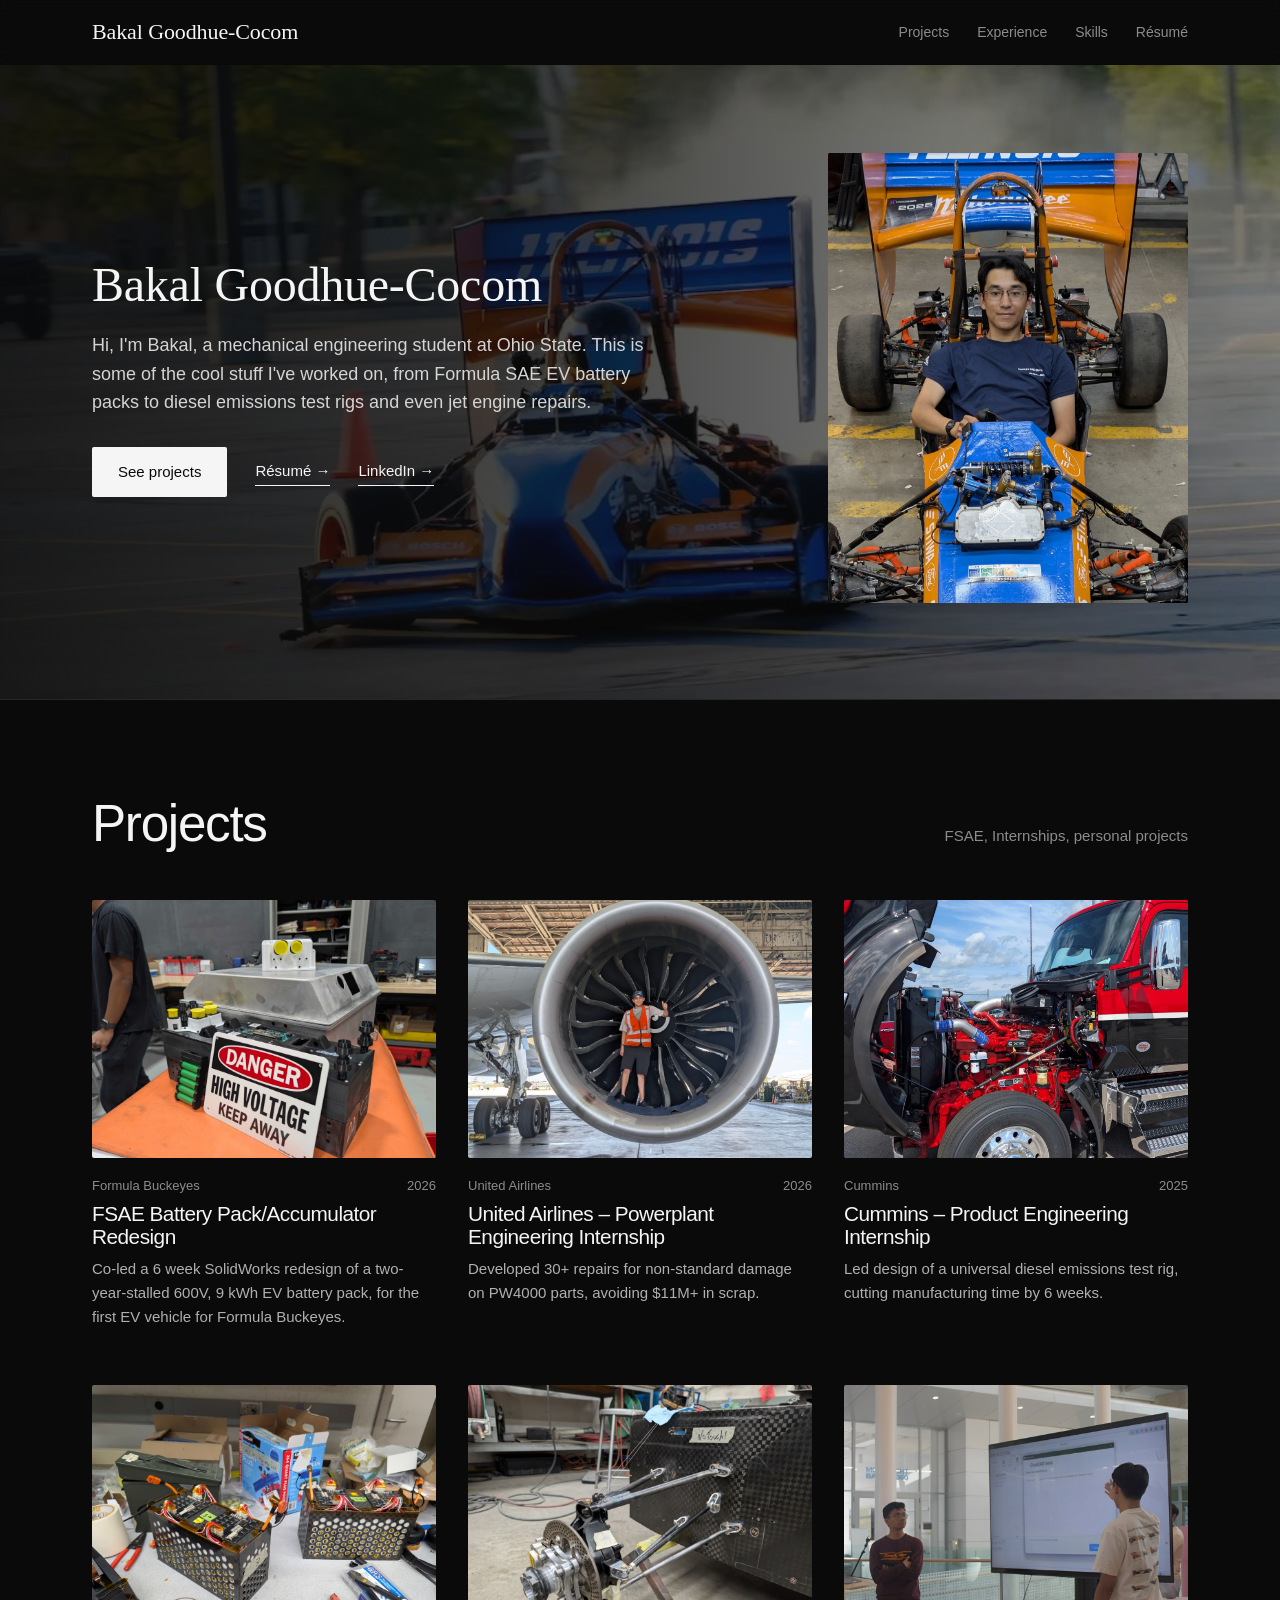
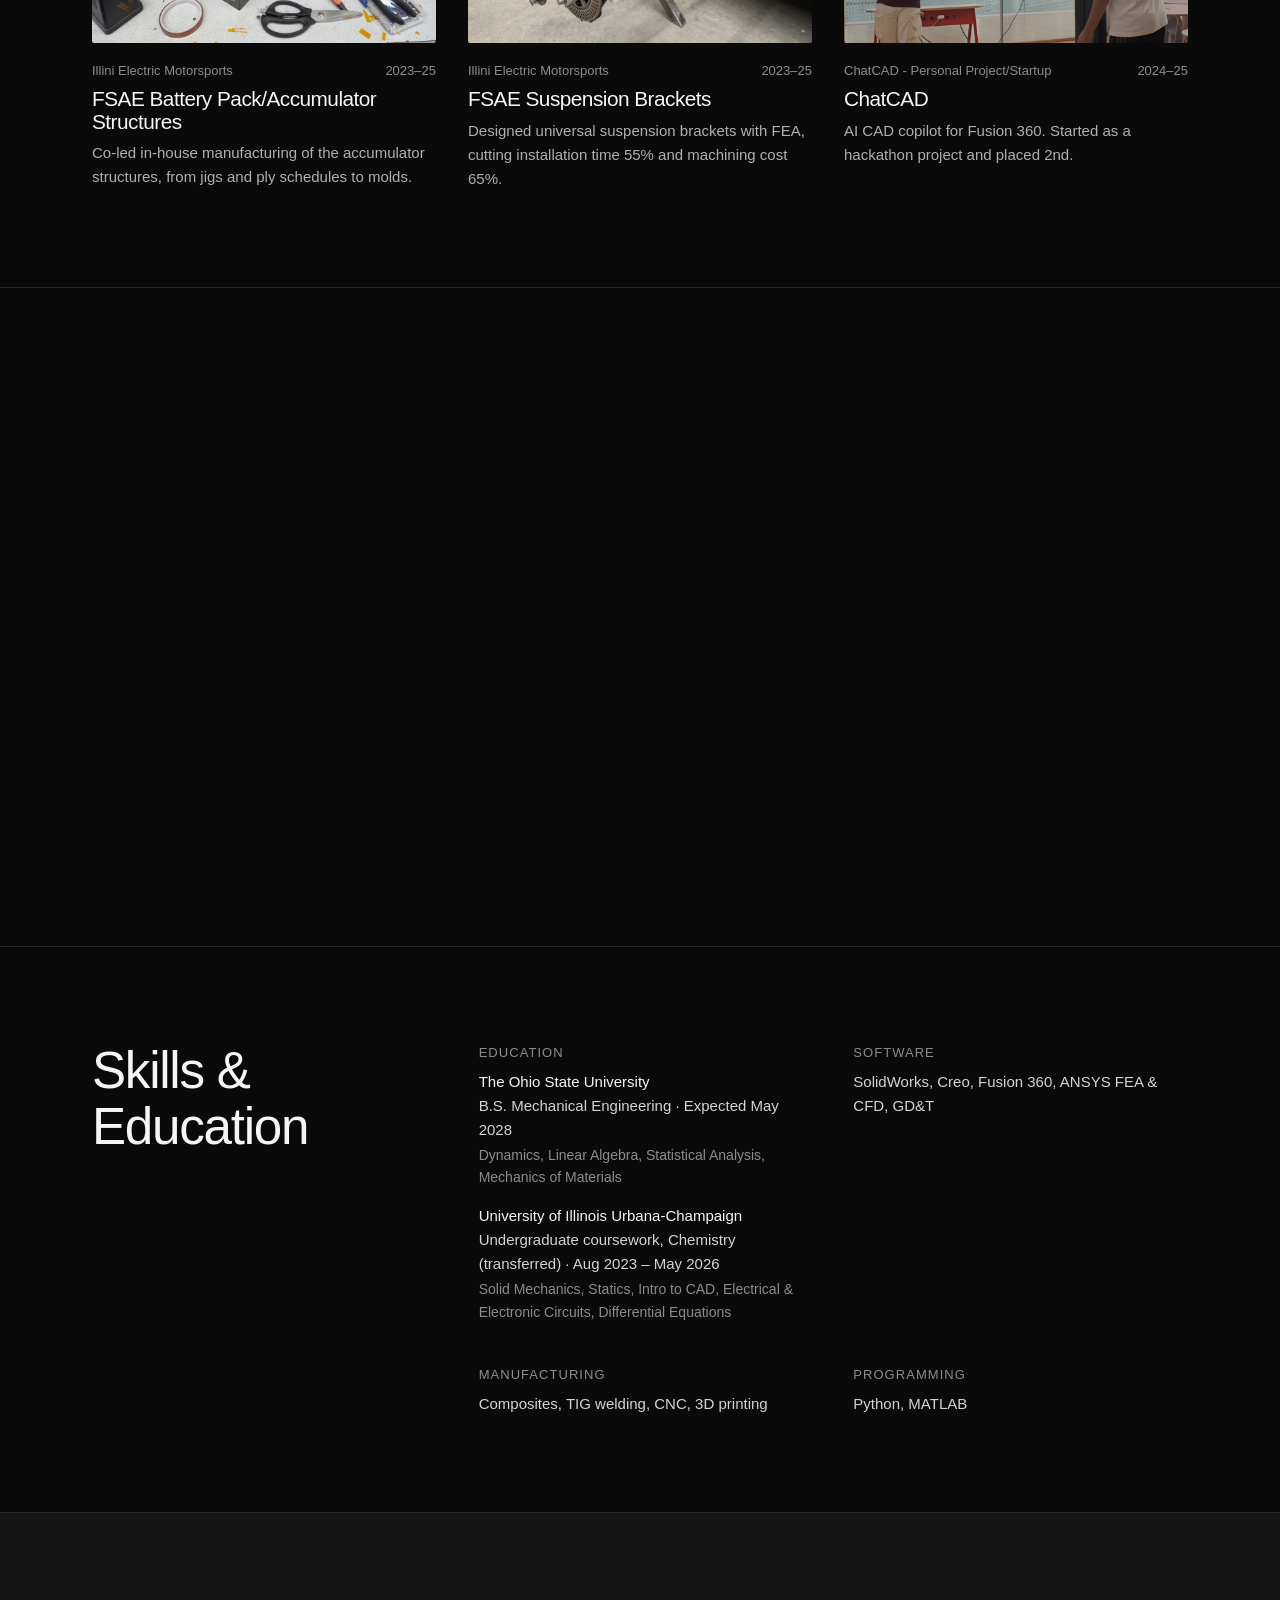
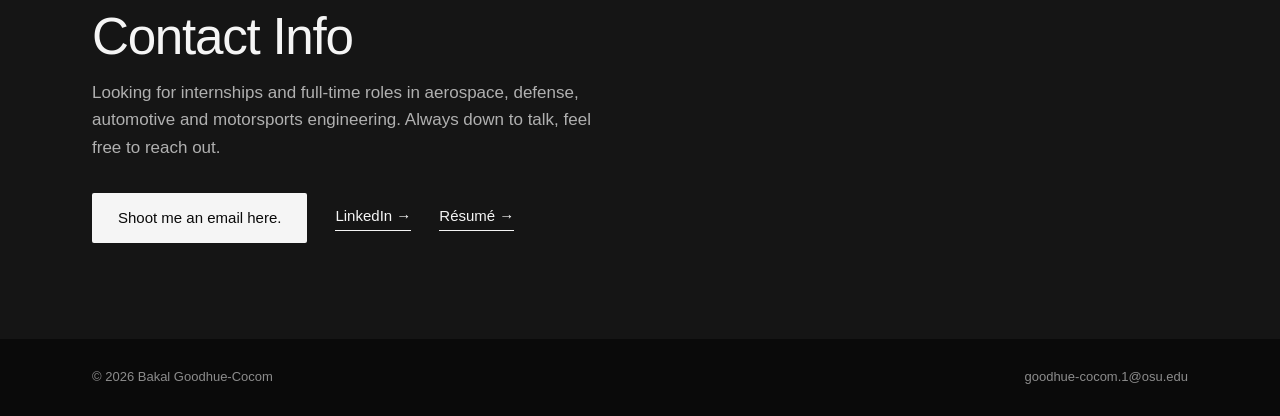
<file: index.html>
<!doctype html>
<html lang="en">
<head>
  <meta charset="utf-8">
  <meta name="viewport" content="width=device-width, initial-scale=1">
  <title>Bakal "BK" Goodhue-Cocom</title>
  <meta name="description" content="Hi, I'm BK. I'm a mechanical engineering student at Ohio State and I like making cool stuff.">
  <meta property="og:title" content="Bakal Goodhue-Cocom — Mechanical Engineer">
  <meta property="og:description" content="Race car parts, battery packs, test rigs, and other stuff I've made.">
  <meta property="og:type" content="website">
  <link rel="stylesheet" href="styles.css">
</head>
<body>
  <!-- PHOTOS: add JPGs to assets/img/ using the names in each <img src>. See README.md. -->

  <header class="nav" id="nav">
    <div class="wrap nav-inner">
      <a href="#top" class="logo">Bakal Goodhue-Cocom</a>
      <nav>
        <a href="#work">Projects</a>
        <a href="#experience">Experience</a>
        <a href="#about" class="hide-sm">Skills</a>
        <a href="assets/Bakal_Goodhue-Cocom_Resume.pdf" target="_blank" rel="noopener">Résumé</a>
      </nav>
    </div>
  </header>

  <main id="top">
    <!-- INTRO
         BACKGROUND VIDEO: drop an MP4 at assets/video/banner.mp4 and it plays silently behind this section.
         Until that file exists, the background just stays black. -->
    <section class="banner has-video">
    <video class="banner-video" src="assets/video/banner.mp4" poster="assets/img/banner-poster.jpg" autoplay muted loop playsinline preload="metadata" aria-hidden="true"></video>
    <div class="intro wrap">
      <div class="intro-text">
        <h1 class="reveal">Bakal Goodhue-Cocom</h1>
        <p class="lead reveal">
          Hi, I'm Bakal, a mechanical engineering student at Ohio State. This is some of the cool stuff
          I've worked on, from Formula SAE EV battery packs to diesel emissions test rigs and even jet engine repairs.
        </p>
        <div class="intro-links reveal">
          <a class="btn" href="#work">See projects</a>
          <a class="text-link" href="assets/Bakal_Goodhue-Cocom_Resume.pdf" target="_blank" rel="noopener">Résumé →</a>
          <a class="text-link" href="https://www.linkedin.com/in/bakal-goodhue-cocom/" target="_blank" rel="noopener">LinkedIn →</a>
        </div>
      </div>
      <div class="ph portrait reveal" data-label="portrait.jpg — a photo of you">
        <img src="assets/img/portrait.jpg" alt="Bakal Goodhue-Cocom">
      </div>
    </div>
    </section>

    <!-- SELECTED WORK -->
    <section id="work" class="section">
      <div class="wrap">
        <div class="section-head">
          <h2 class="reveal">Projects</h2>
          <p class="reveal">FSAE, Internships, personal projects</p>
        </div>
        <div class="grid">
          <a class="item reveal" href="projects/fsae-accumulator.html">
            <div class="ph" data-label="fsae-accumulator.jpg"><img src="assets/img/fsae-accumulator.jpg" alt="" loading="lazy"></div>
            <div class="item-meta"><span>Formula Buckeyes</span><span>2026</span></div>
            <h3>FSAE Battery Pack/Accumulator Redesign</h3> 
            <p>Co-led a 6 week SolidWorks redesign of a two-year-stalled 600V, 9 kWh EV battery pack, for the first EV vehicle for Formula Buckeyes.</p>
          </a>
          <a class="item reveal" href="projects/pw4000-repairs.html">
            <div class="ph" data-label="pw4000-repairs.jpg"><img src="assets/img/pw4000-repairs.jpg" alt="" loading="lazy"></div>
            <div class="item-meta"><span>United Airlines</span><span>2026</span></div>
            <h3>United Airlines – Powerplant Engineering Internship</h3>
            <p>Developed 30+ repairs for non-standard damage on PW4000 parts, avoiding $11M+ in scrap.</p>
          </a>
          <a class="item reveal" href="projects/emissions-test-rig.html">
            <div class="ph" data-label="emissions-test-rig.jpg"><img src="assets/img/emissions-test-rig.jpg" alt="" loading="lazy"></div>
            <div class="item-meta"><span>Cummins</span><span>2025</span></div>
            <h3>Cummins – Product Engineering Internship</h3>
            <p>Led design of a universal diesel emissions test rig, cutting manufacturing time by 6 weeks.</p>
          </a>
          <a class="item reveal" href="projects/carbon-accumulator.html">
            <div class="ph" data-label="carbon-accumulator.jpg"><img src="assets/img/carbon-accumulator.jpg" alt="" loading="lazy"></div>
            <div class="item-meta"><span>Illini Electric Motorsports</span><span>2023–25</span></div>
            <h3>FSAE Battery Pack/Accumulator Structures</h3>
            <p>Co-led in-house manufacturing of the accumulator structures, from jigs and ply schedules to molds.</p>
          </a>
          <a class="item reveal" href="projects/suspension-brackets.html">
            <div class="ph" data-label="suspension-brackets.jpg"><img src="assets/img/suspension-brackets.jpg" alt="" loading="lazy"></div>
            <div class="item-meta"><span>Illini Electric Motorsports</span><span>2023–25</span></div>
            <h3>FSAE Suspension Brackets</h3>
            <p>Designed universal suspension brackets with FEA, cutting installation time 55% and machining cost 65%.</p>
          </a>
          <a class="item reveal" href="projects/chatcad.html">
            <div class="ph" data-label="chatcad.jpg"><img src="assets/img/chatcad.jpg" alt="" loading="lazy"></div>
            <div class="item-meta"><span>ChatCAD - Personal Project/Startup</span><span>2024–25</span></div>
            <h3>ChatCAD</h3>
            <p>AI CAD copilot for Fusion 360. Started as a hackathon project and placed 2nd.</p>
          </a>
        </div>
      </div>
    </section>

    <!-- EXPERIENCE -->
    <section id="experience" class="section">
      <div class="wrap">
        <div class="section-head">
          <h2 class="reveal">Experience</h2>
        </div>
        <ul class="rows">
          <li class="reveal"><span class="when">2026 – Now</span><span class="role">Powertrain Engineer</span><span class="org">Formula Buckeyes-FSAE</span></li>
          <li class="reveal"><span class="when">2026</span><span class="role">Powerplant Engineering Intern</span><span class="org">United Airlines</span></li>
          <li class="reveal"><span class="when">2025</span><span class="role">Product Engineering Intern</span><span class="org">Cummins Inc.</span></li>
          <li class="reveal"><span class="when">2024 – 2025</span><span class="role">Co-founder, Head of R&amp;D</span><span class="org">ChatCAD</span></li>
          <li class="reveal"><span class="when">2023 – 2025</span><span class="role">HV Integration &amp; Chassis Project Lead</span><span class="org">Illini Electric Motorsports-FSAE</span></li>
        </ul>
      </div>
    </section>

    <!-- ABOUT -->
    <section id="about" class="section">
      <div class="wrap about">
        <div class="section-head">
          <h2 class="reveal">Skills &amp; Education</h2>
        </div>
        <div class="about-body">
          <dl class="facts reveal">
            <div><dt>Education</dt><dd>
              <div class="edu-entry"><strong>The Ohio State University</strong><span>B.S. Mechanical Engineering · Expected May 2028</span><span class="edu-courses">Dynamics, Linear Algebra, Statistical Analysis, Mechanics of Materials</span></div>
              <div class="edu-entry"><strong>University of Illinois Urbana-Champaign</strong><span>Undergraduate coursework, Chemistry (transferred) · Aug 2023 – May 2026</span><span class="edu-courses">Solid Mechanics, Statics, Intro to CAD, Electrical &amp; Electronic Circuits, Differential Equations</span></div>
            </dd></div>
            <div><dt>Software</dt><dd>SolidWorks, Creo, Fusion 360, ANSYS FEA &amp; CFD, GD&amp;T</dd></div>
            <div><dt>Manufacturing</dt><dd>Composites, TIG welding, CNC, 3D printing</dd></div>
            <div><dt>Programming</dt><dd>Python, MATLAB</dd></div>
          </dl>
        </div>
      </div>
    </section>

    <!-- CONTACT -->
    <section id="contact" class="section contact">
      <div class="wrap">
        <h2 class="reveal">Contact Info</h2>
        <p class="reveal">Looking for internships and full-time roles in aerospace, defense, automotive and motorsports engineering. Always down to talk, feel free to reach out.</p>
        <div class="intro-links reveal">
          <a class="btn js-email" href="#contact">Shoot me an email here.</a>
          <a class="text-link" href="https://www.linkedin.com/in/bakal-goodhue-cocom/" target="_blank" rel="noopener">LinkedIn →</a>
          <a class="text-link" href="assets/Bakal_Goodhue-Cocom_Resume.pdf" target="_blank" rel="noopener">Résumé →</a>
        </div>
      </div>
    </section>
  </main>

  <footer class="footer">
    <div class="wrap">
      <span>© <span id="year"></span> Bakal Goodhue-Cocom</span>
      <span class="js-email-text"></span>
    </div>
  </footer>

  <script src="script.js"></script>
</body>
</html>
</file>
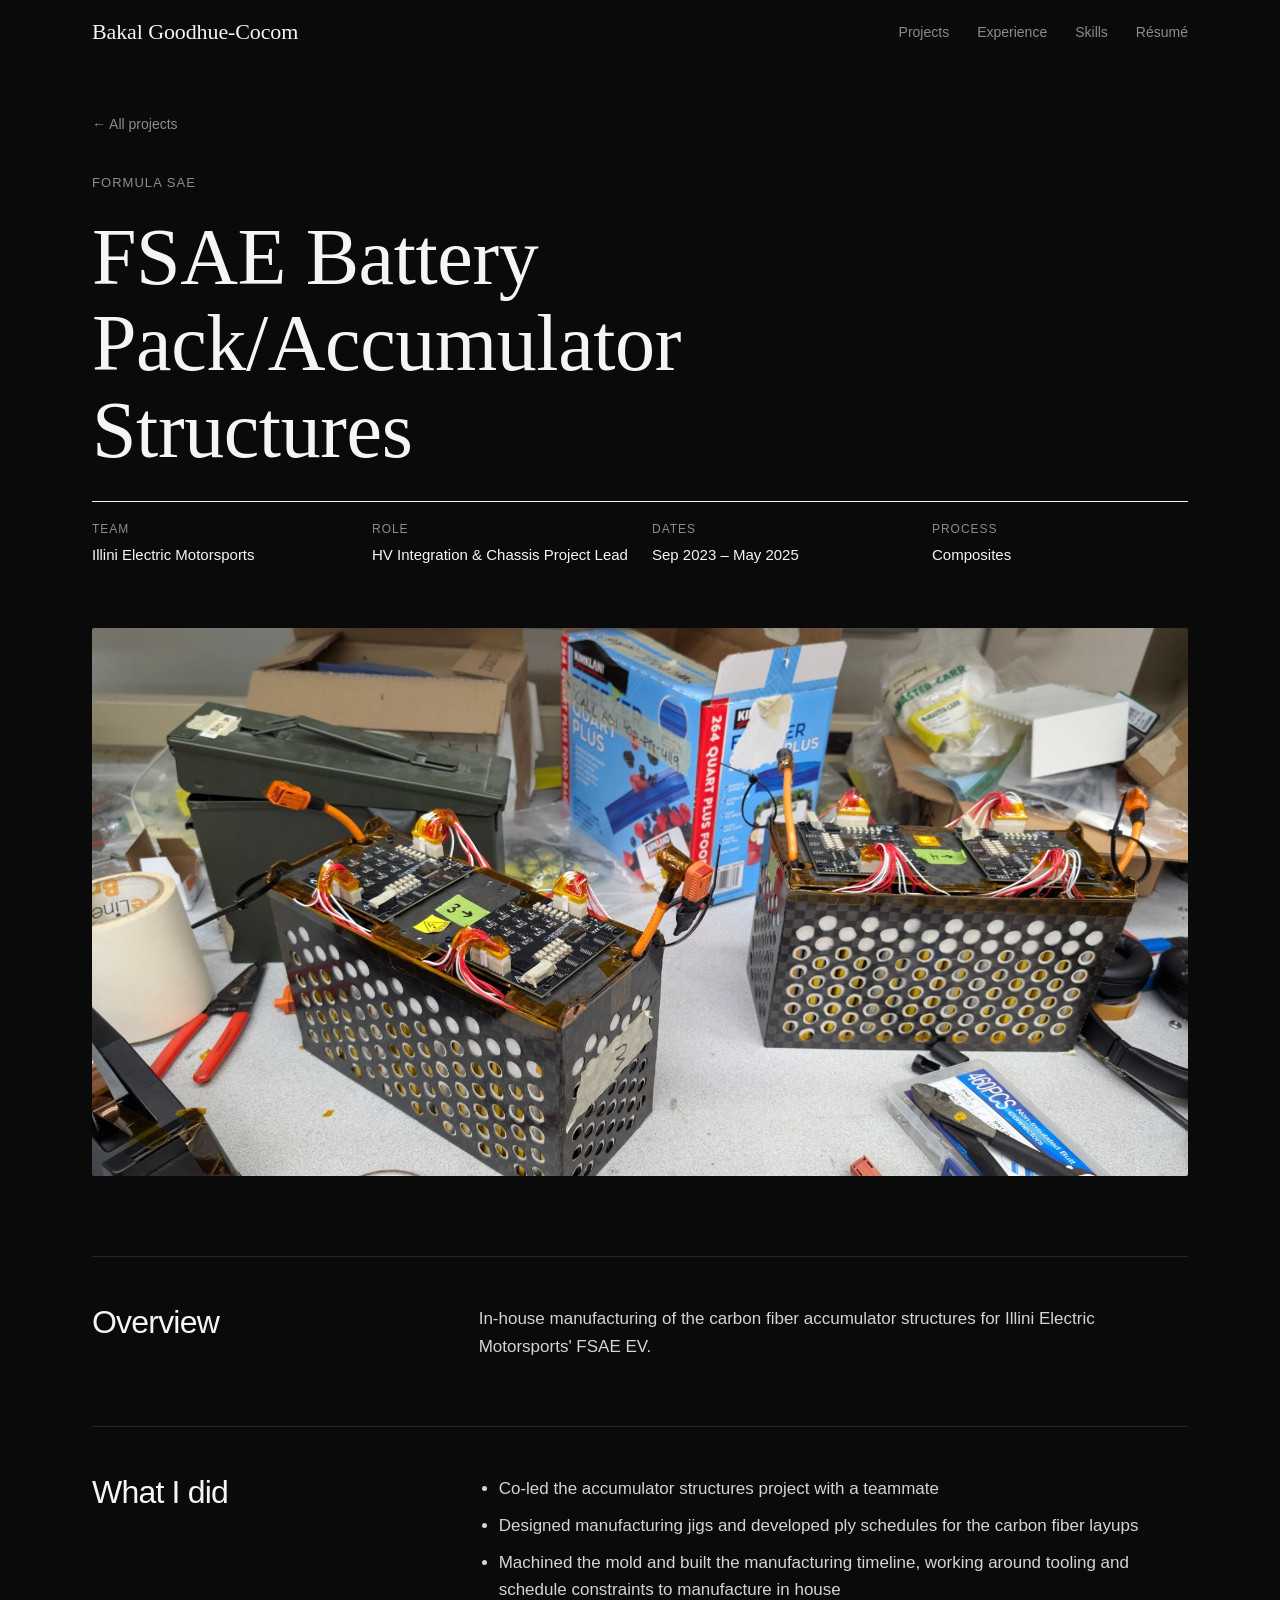
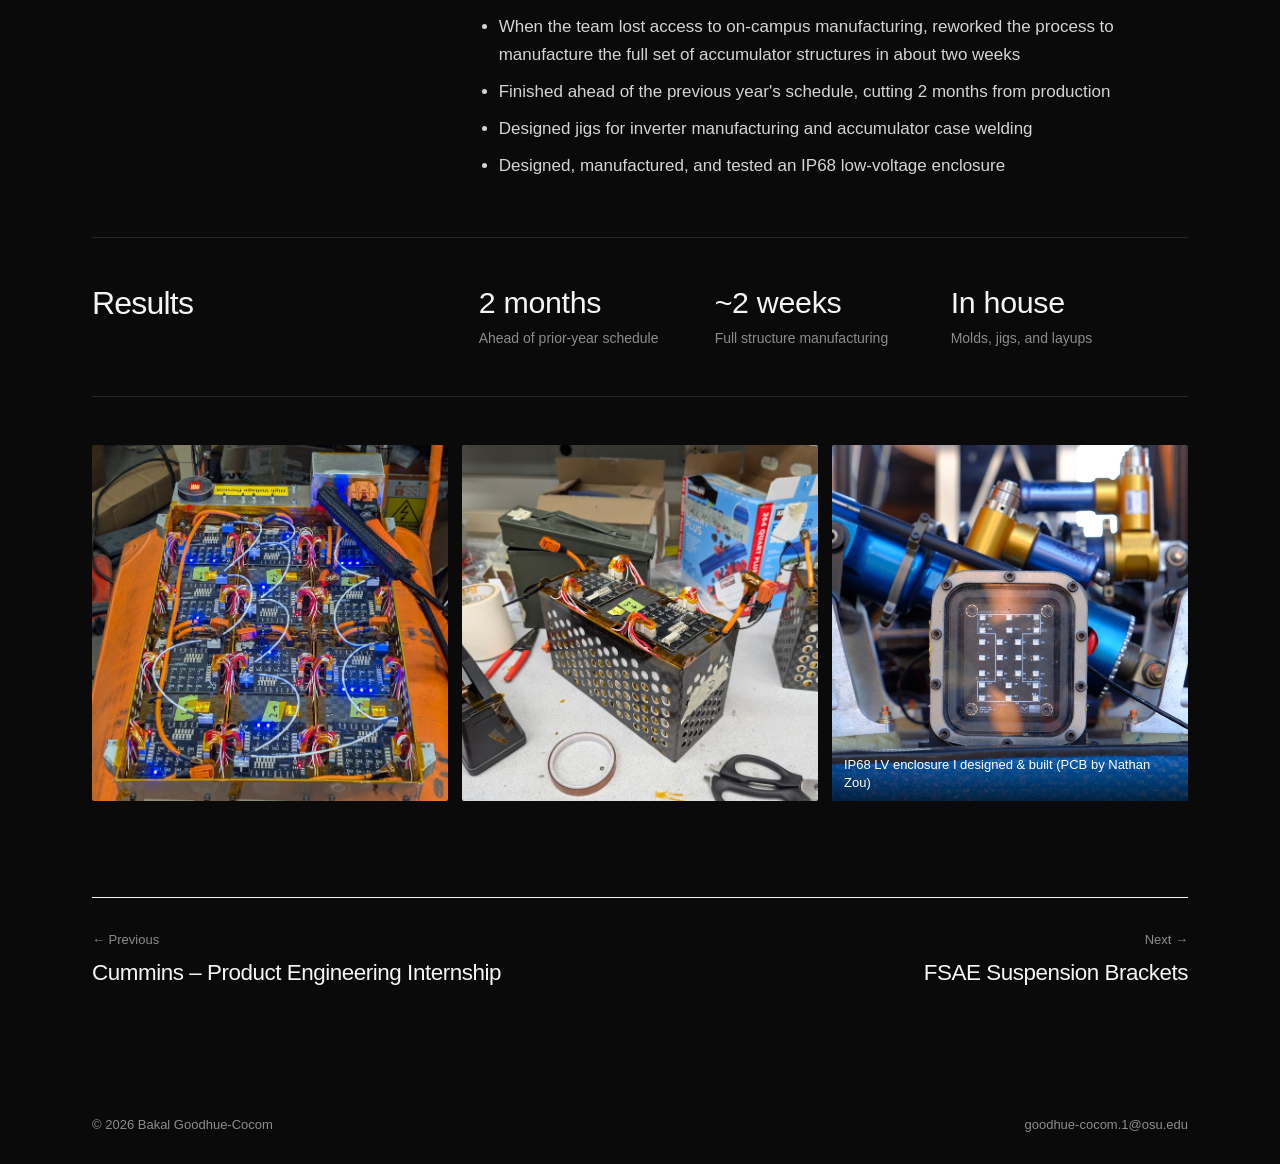
<file: projects/carbon-accumulator.html>
<!doctype html>
<html lang="en">
<head>
  <meta charset="utf-8">
  <meta name="viewport" content="width=device-width, initial-scale=1">
  <title>FSAE Battery Pack/Accumulator Structures — Bakal Goodhue-Cocom</title>
  <meta name="description" content="In-house manufacturing of the carbon fiber accumulator structures for Illini Electric Motorsports&#x27; FSAE EV.">
  
  <link rel="stylesheet" href="../styles.css">
</head>
<body>
  <header class="nav" id="nav">
    <div class="wrap nav-inner">
      <a href="../index.html" class="logo">Bakal Goodhue-Cocom</a>
      <nav>
        <a href="../index.html#work">Projects</a>
        <a href="../index.html#experience">Experience</a>
        <a href="../index.html#about" class="hide-sm">Skills</a>
        <a href="../assets/Bakal_Goodhue-Cocom_Resume.pdf" target="_blank" rel="noopener">Résumé</a>
      </nav>
    </div>
  </header>

  <main class="wrap">
    <a class="back" href="../index.html#work">← All projects</a>
    <header class="project-head">
      <p class="label reveal">Formula SAE</p>
      <h1 class="reveal">FSAE Battery Pack/Accumulator Structures</h1>
      <dl class="facts-row reveal"><div><dt>Team</dt><dd>Illini Electric Motorsports</dd></div><div><dt>Role</dt><dd>HV Integration &amp; Chassis Project Lead</dd></div><div><dt>Dates</dt><dd>Sep 2023 – May 2025</dd></div><div><dt>Process</dt><dd>Composites</dd></div></dl>
    </header>

    <div class="ph project-hero reveal" data-label="carbon-accumulator.jpg — main photo"><img src="../assets/img/carbon-accumulator.jpg" alt="FSAE Battery Pack/Accumulator Structures"></div>

    <section class="prose block"><h2 class="reveal">Overview</h2><div class="reveal"><p>In-house manufacturing of the carbon fiber accumulator structures for Illini Electric Motorsports' FSAE EV.</p>
      <!-- Add your own story here: what went wrong, what you'd do differently, what you learned. -->
    </div></section>
    <section class="prose block"><h2 class="reveal">What I did</h2><div class="reveal"><ul><li>Co-led the accumulator structures project with a teammate</li><li>Designed manufacturing jigs and developed ply schedules for the carbon fiber layups</li><li>Machined the mold and built the manufacturing timeline, working around tooling and schedule constraints to manufacture in house</li><li>When the team lost access to on-campus manufacturing, reworked the process to manufacture the full set of accumulator structures in about two weeks</li><li>Finished ahead of the previous year's schedule, cutting 2 months from production</li><li>Designed jigs for inverter manufacturing and accumulator case welding</li><li>Designed, manufactured, and tested an IP68 low-voltage enclosure</li></ul></div></section>
    <section class="prose block"><h2 class="reveal">Results</h2><div class="results reveal"><div><b>2 months</b><span>Ahead of prior-year schedule</span></div><div><b>~2 weeks</b><span>Full structure manufacturing</span></div><div><b>In house</b><span>Molds, jigs, and layups</span></div></div></section>
    <section class="block"><div class="gallery reveal" data-count="3"><div class="ph"><img src="../assets/img/carbon-accumulator-1.jpg" alt="" loading="lazy"></div><div class="ph"><img src="../assets/img/carbon-accumulator-2.jpg" alt="" loading="lazy"></div><div class="ph" data-caption="IP68 LV enclosure I designed &amp; built (PCB by Nathan Zou)"><img src="../assets/img/carbon-accumulator-3.jpg" alt="Waterproof low-voltage enclosure on the Illini Electric car" loading="lazy"></div></div></section>

    <nav class="next">
      <a href="emissions-test-rig.html"><small>← Previous</small><strong>Cummins – Product Engineering Internship</strong></a>
      <a href="suspension-brackets.html" style="text-align:right"><small>Next →</small><strong>FSAE Suspension Brackets</strong></a>
    </nav>
  </main>

  <footer class="footer">
    <div class="wrap">
      <span>© <span id="year"></span> Bakal Goodhue-Cocom</span>
      <span class="js-email-text"></span>
    </div>
  </footer>
  <script src="../script.js"></script>
</body>
</html>
</file>
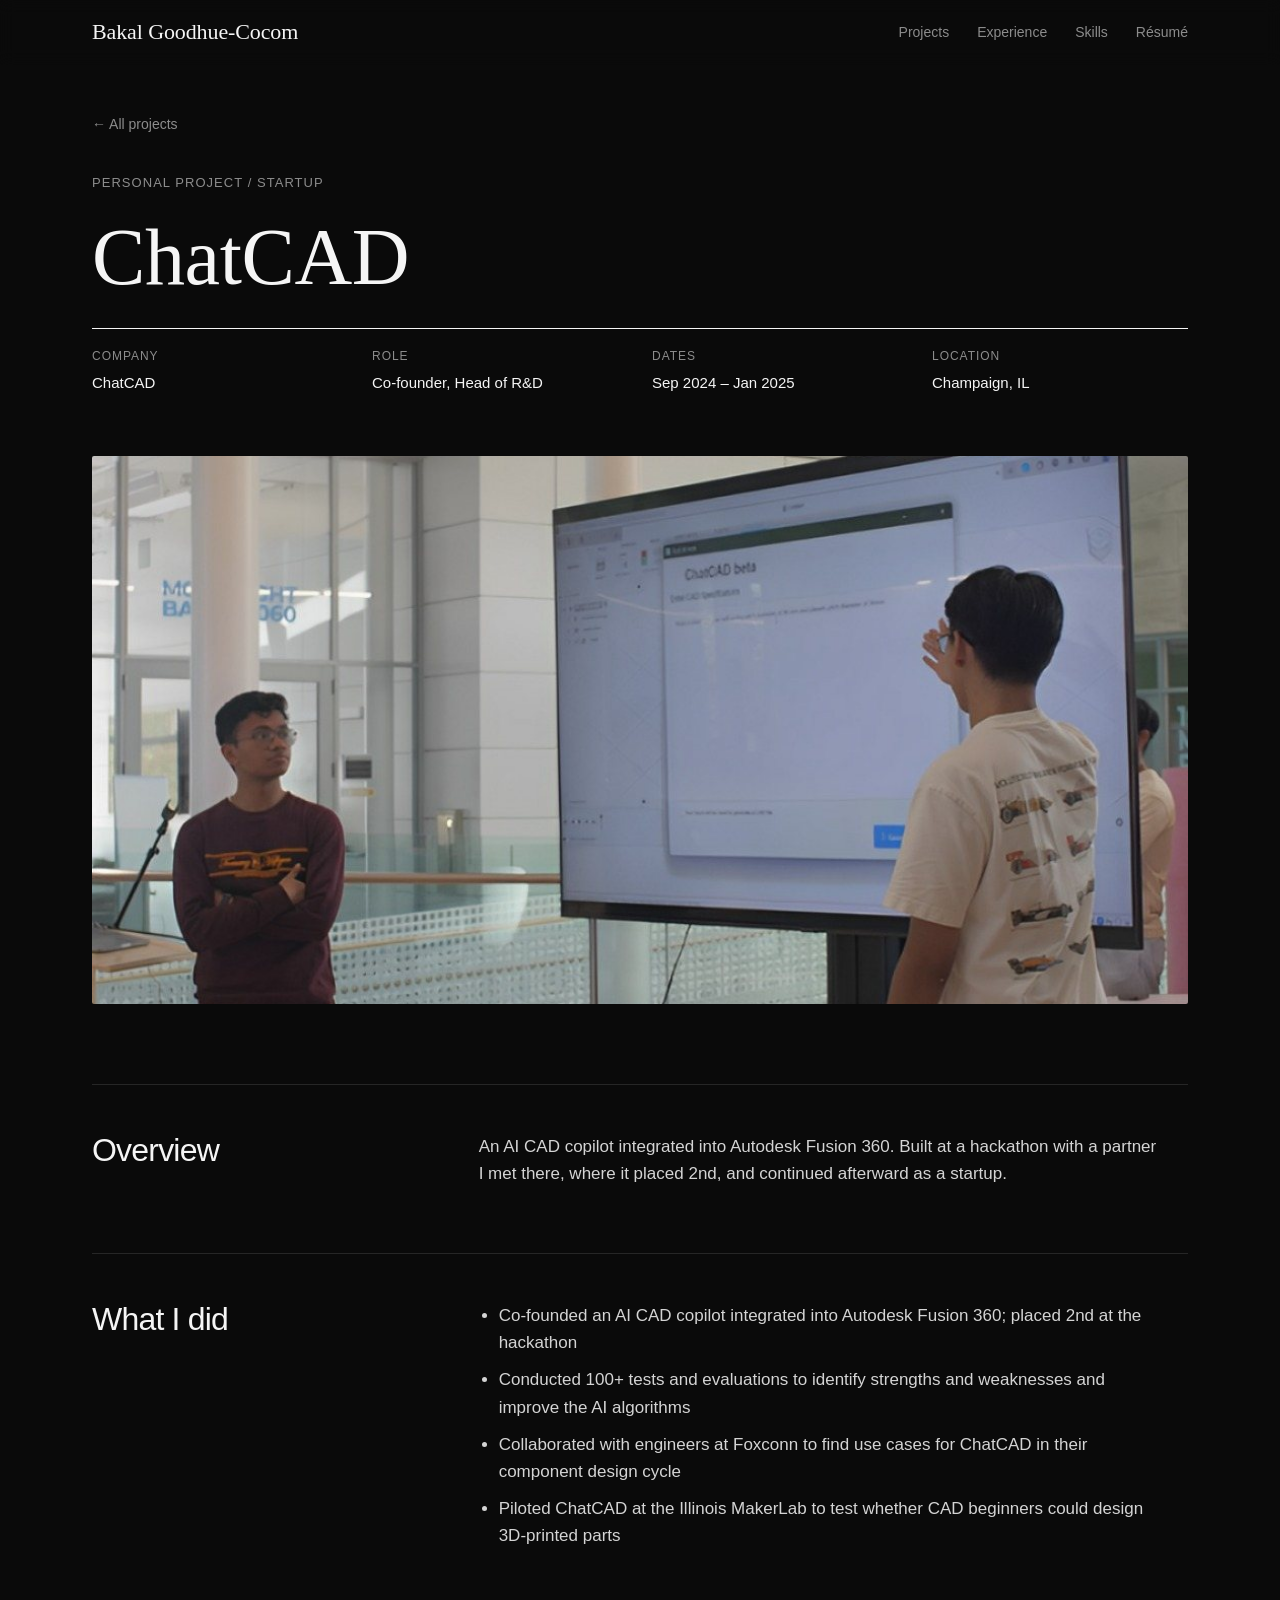
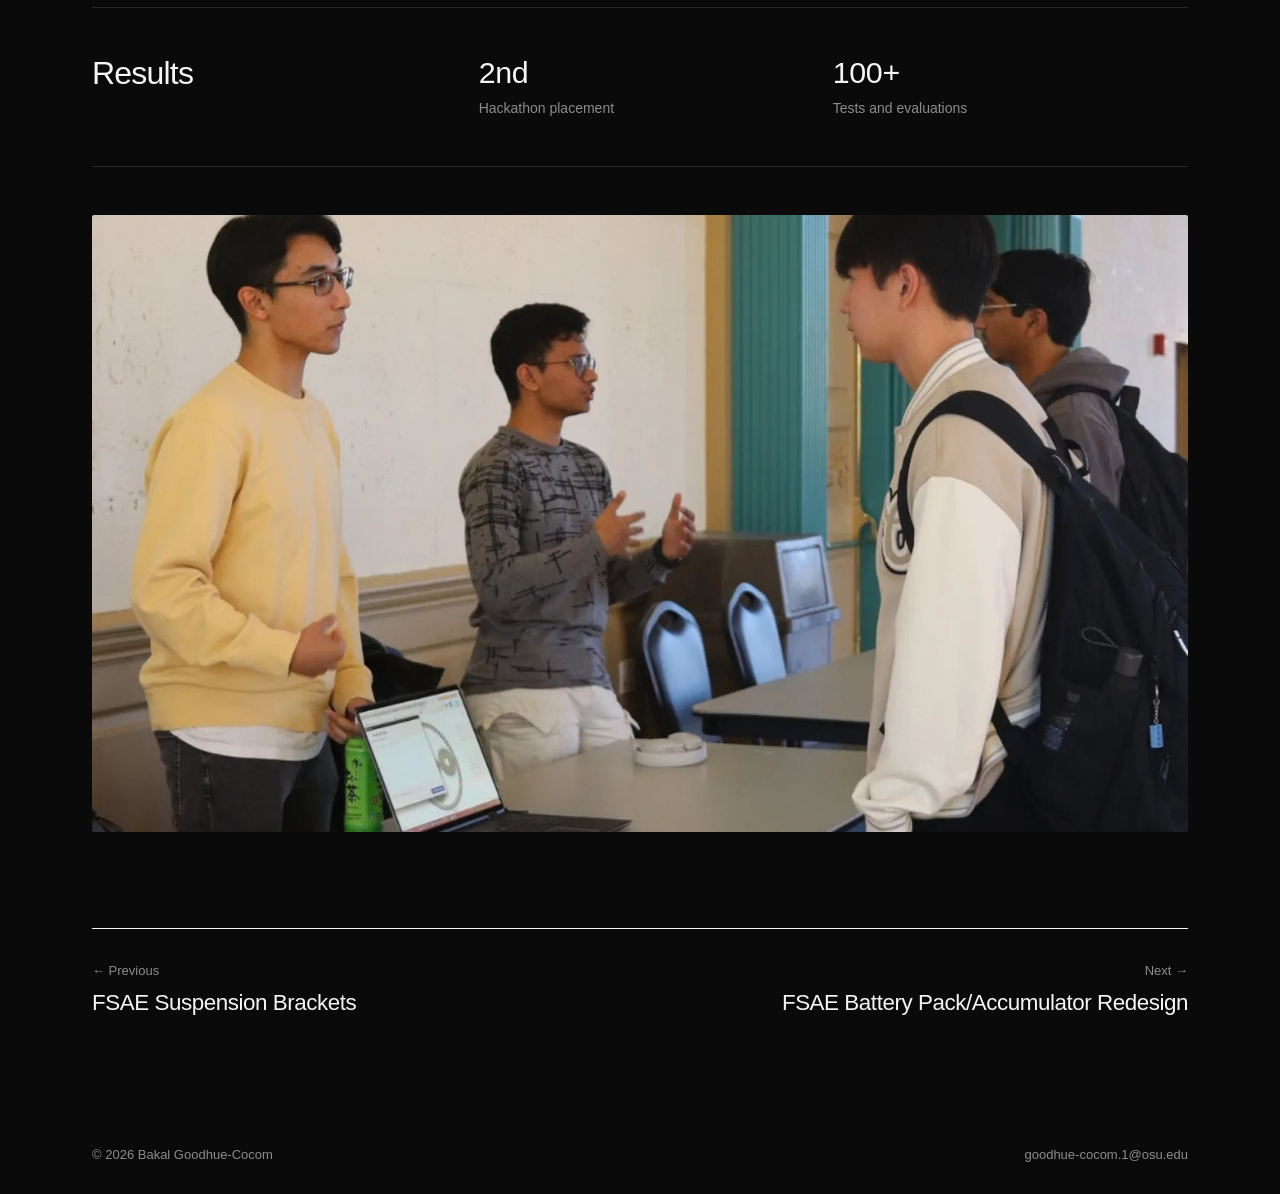
<file: projects/chatcad.html>
<!doctype html>
<html lang="en">
<head>
  <meta charset="utf-8">
  <meta name="viewport" content="width=device-width, initial-scale=1">
  <title>ChatCAD — Bakal Goodhue-Cocom</title>
  <meta name="description" content="An AI CAD copilot integrated into Autodesk Fusion 360. Built at a hackathon with a partner I met there, where it placed 2nd, and continued afterward a">
  
  <link rel="stylesheet" href="../styles.css">
</head>
<body>
  <header class="nav" id="nav">
    <div class="wrap nav-inner">
      <a href="../index.html" class="logo">Bakal Goodhue-Cocom</a>
      <nav>
        <a href="../index.html#work">Projects</a>
        <a href="../index.html#experience">Experience</a>
        <a href="../index.html#about" class="hide-sm">Skills</a>
        <a href="../assets/Bakal_Goodhue-Cocom_Resume.pdf" target="_blank" rel="noopener">Résumé</a>
      </nav>
    </div>
  </header>

  <main class="wrap">
    <a class="back" href="../index.html#work">← All projects</a>
    <header class="project-head">
      <p class="label reveal">Personal Project / Startup</p>
      <h1 class="reveal">ChatCAD</h1>
      <dl class="facts-row reveal"><div><dt>Company</dt><dd>ChatCAD</dd></div><div><dt>Role</dt><dd>Co-founder, Head of R&amp;D</dd></div><div><dt>Dates</dt><dd>Sep 2024 – Jan 2025</dd></div><div><dt>Location</dt><dd>Champaign, IL</dd></div></dl>
    </header>

    <div class="ph project-hero reveal" data-label="chatcad.jpg — main photo"><img src="../assets/img/chatcad.jpg" alt="ChatCAD"></div>

    <section class="prose block"><h2 class="reveal">Overview</h2><div class="reveal"><p>An AI CAD copilot integrated into Autodesk Fusion 360. Built at a hackathon with a partner I met there, where it placed 2nd, and continued afterward as a startup.</p>
      <!-- Add your own story here: what went wrong, what you'd do differently, what you learned. -->
    </div></section>
    <section class="prose block"><h2 class="reveal">What I did</h2><div class="reveal"><ul><li>Co-founded an AI CAD copilot integrated into Autodesk Fusion 360; placed 2nd at the hackathon</li><li>Conducted 100+ tests and evaluations to identify strengths and weaknesses and improve the AI algorithms</li><li>Collaborated with engineers at Foxconn to find use cases for ChatCAD in their component design cycle</li><li>Piloted ChatCAD at the Illinois MakerLab to test whether CAD beginners could design 3D-printed parts</li></ul></div></section>
    <section class="prose block"><h2 class="reveal">Results</h2><div class="results reveal"><div><b>2nd</b><span>Hackathon placement</span></div><div><b>100+</b><span>Tests and evaluations</span></div></div></section>
    <section class="block"><div class="gallery reveal" data-count="1"><div class="ph"><img src="../assets/img/chatcad-1.jpg" alt="" loading="lazy"></div></div></section>

    <nav class="next">
      <a href="suspension-brackets.html"><small>← Previous</small><strong>FSAE Suspension Brackets</strong></a>
      <a href="fsae-accumulator.html" style="text-align:right"><small>Next →</small><strong>FSAE Battery Pack/Accumulator Redesign</strong></a>
    </nav>
  </main>

  <footer class="footer">
    <div class="wrap">
      <span>© <span id="year"></span> Bakal Goodhue-Cocom</span>
      <span class="js-email-text"></span>
    </div>
  </footer>
  <script src="../script.js"></script>
</body>
</html>
</file>
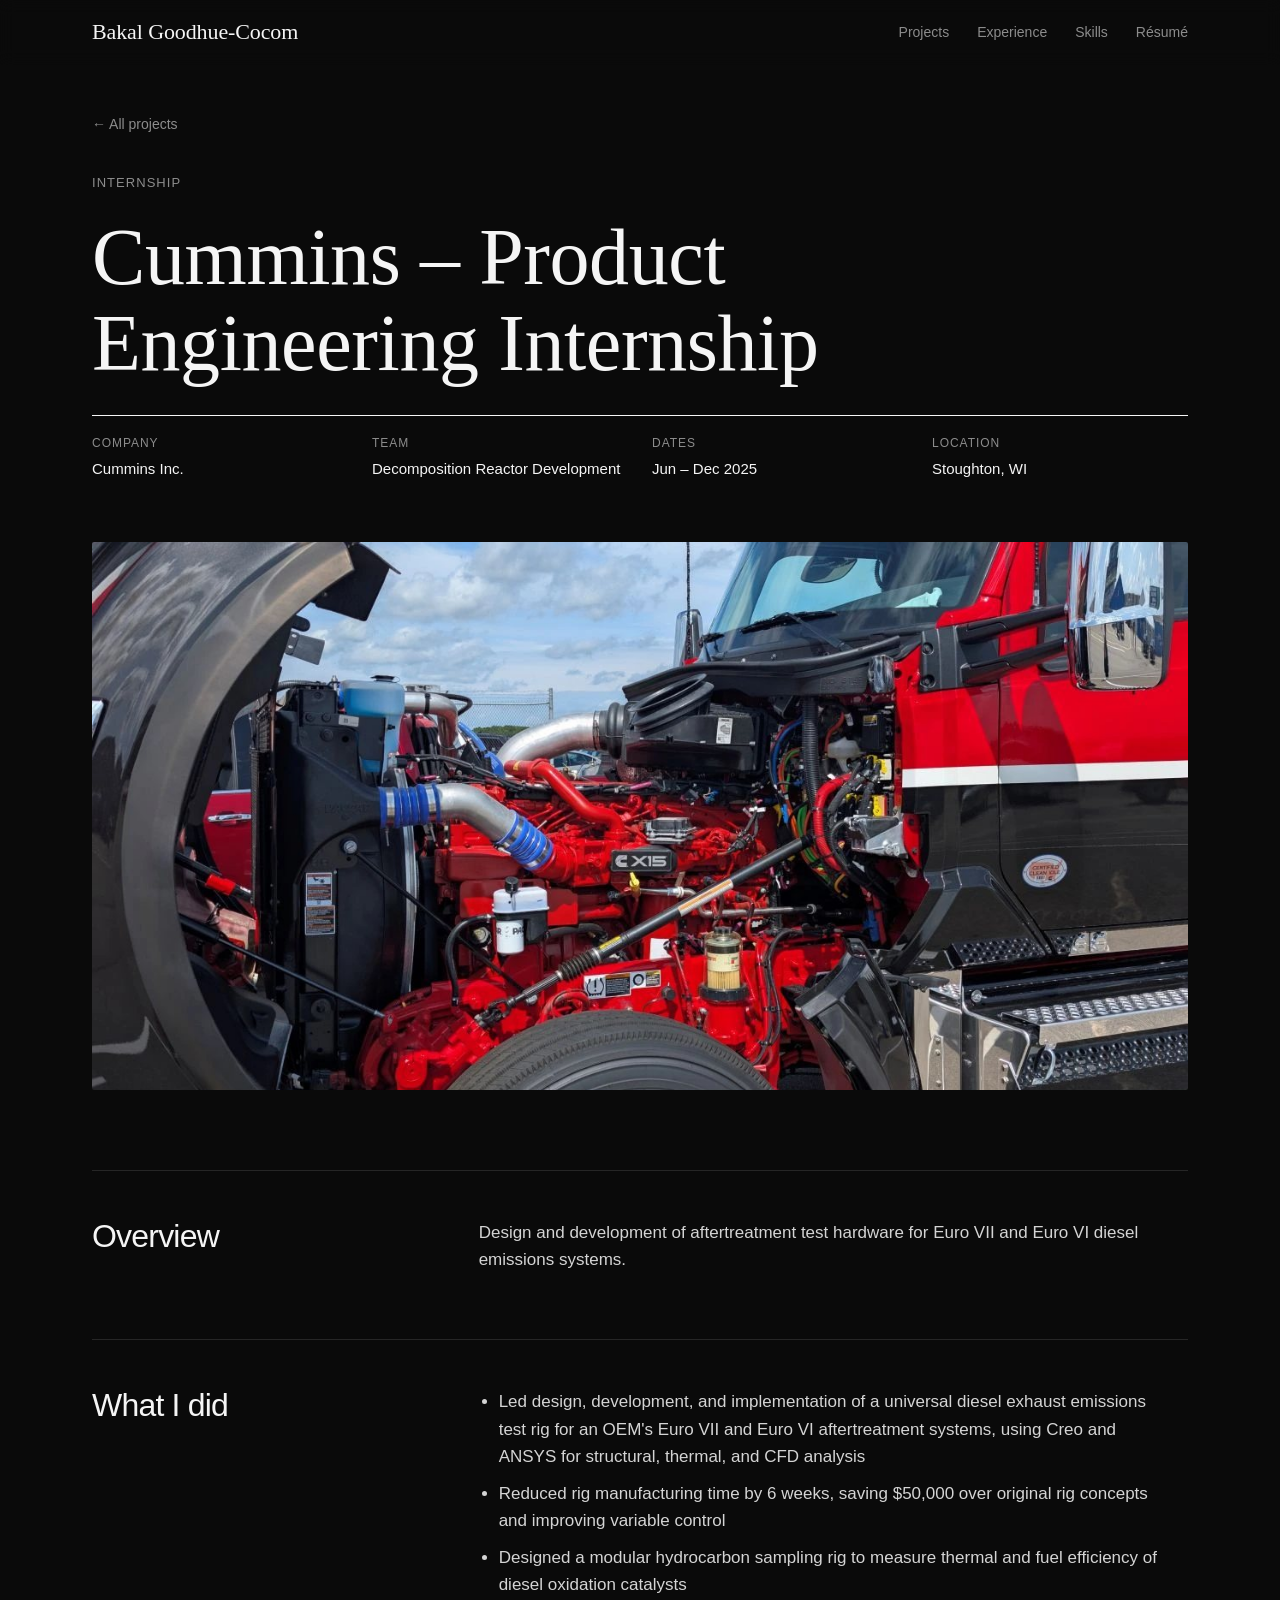
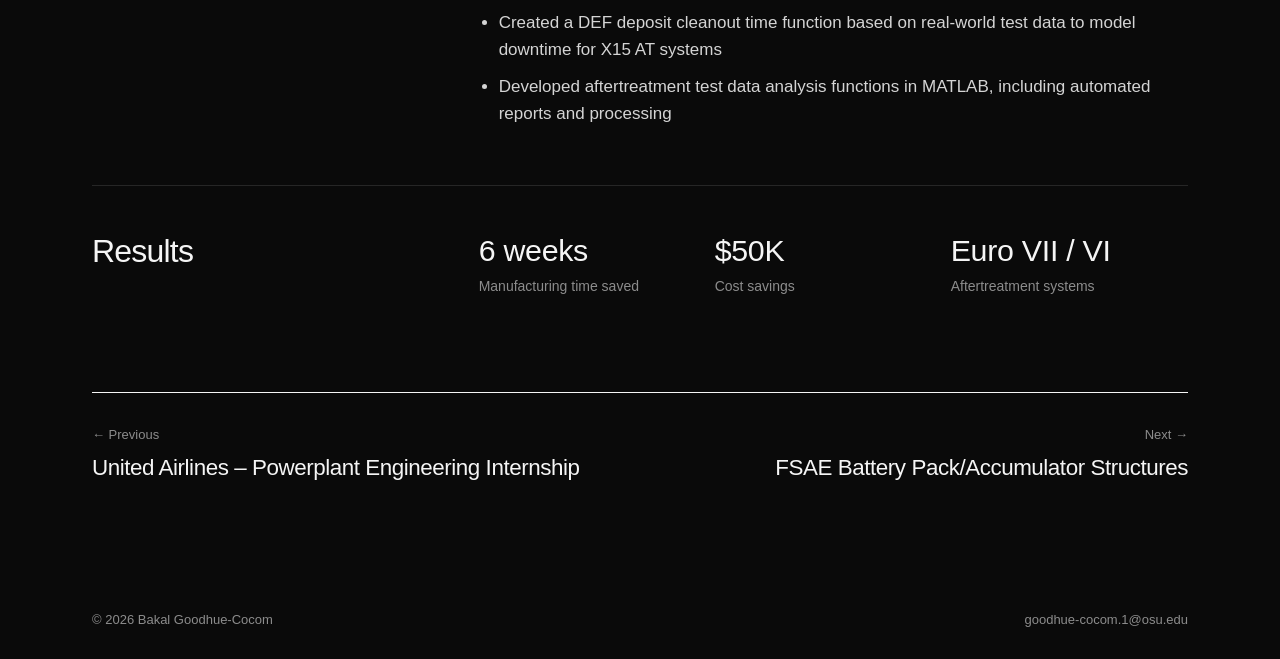
<file: projects/emissions-test-rig.html>
<!doctype html>
<html lang="en">
<head>
  <meta charset="utf-8">
  <meta name="viewport" content="width=device-width, initial-scale=1">
  <title>Cummins – Product Engineering Internship — Bakal Goodhue-Cocom</title>
  <meta name="description" content="Design and development of aftertreatment test hardware for Euro VII and Euro VI diesel emissions systems.">
  
  <link rel="stylesheet" href="../styles.css">
</head>
<body>
  <header class="nav" id="nav">
    <div class="wrap nav-inner">
      <a href="../index.html" class="logo">Bakal Goodhue-Cocom</a>
      <nav>
        <a href="../index.html#work">Projects</a>
        <a href="../index.html#experience">Experience</a>
        <a href="../index.html#about" class="hide-sm">Skills</a>
        <a href="../assets/Bakal_Goodhue-Cocom_Resume.pdf" target="_blank" rel="noopener">Résumé</a>
      </nav>
    </div>
  </header>

  <main class="wrap">
    <a class="back" href="../index.html#work">← All projects</a>
    <header class="project-head">
      <p class="label reveal">Internship</p>
      <h1 class="reveal">Cummins – Product Engineering Internship</h1>
      <dl class="facts-row reveal"><div><dt>Company</dt><dd>Cummins Inc.</dd></div><div><dt>Team</dt><dd>Decomposition Reactor Development</dd></div><div><dt>Dates</dt><dd>Jun – Dec 2025</dd></div><div><dt>Location</dt><dd>Stoughton, WI</dd></div></dl>
    </header>

    <div class="ph project-hero reveal" data-label="emissions-test-rig.jpg — main photo"><img src="../assets/img/emissions-test-rig.jpg" alt="Cummins – Product Engineering Internship"></div>

    <section class="prose block"><h2 class="reveal">Overview</h2><div class="reveal"><p>Design and development of aftertreatment test hardware for Euro VII and Euro VI diesel emissions systems.</p>
      <!-- Add your own story here: what went wrong, what you'd do differently, what you learned. -->
    </div></section>
    <section class="prose block"><h2 class="reveal">What I did</h2><div class="reveal"><ul><li>Led design, development, and implementation of a universal diesel exhaust emissions test rig for an OEM's Euro VII and Euro VI aftertreatment systems, using Creo and ANSYS for structural, thermal, and CFD analysis</li><li>Reduced rig manufacturing time by 6 weeks, saving $50,000 over original rig concepts and improving variable control</li><li>Designed a modular hydrocarbon sampling rig to measure thermal and fuel efficiency of diesel oxidation catalysts</li><li>Created a DEF deposit cleanout time function based on real-world test data to model downtime for X15 AT systems</li><li>Developed aftertreatment test data analysis functions in MATLAB, including automated reports and processing</li></ul></div></section>
    <section class="prose block"><h2 class="reveal">Results</h2><div class="results reveal"><div><b>6 weeks</b><span>Manufacturing time saved</span></div><div><b>$50K</b><span>Cost savings</span></div><div><b>Euro VII / VI</b><span>Aftertreatment systems</span></div></div></section>

    <nav class="next">
      <a href="pw4000-repairs.html"><small>← Previous</small><strong>United Airlines – Powerplant Engineering Internship</strong></a>
      <a href="carbon-accumulator.html" style="text-align:right"><small>Next →</small><strong>FSAE Battery Pack/Accumulator Structures</strong></a>
    </nav>
  </main>

  <footer class="footer">
    <div class="wrap">
      <span>© <span id="year"></span> Bakal Goodhue-Cocom</span>
      <span class="js-email-text"></span>
    </div>
  </footer>
  <script src="../script.js"></script>
</body>
</html>
</file>
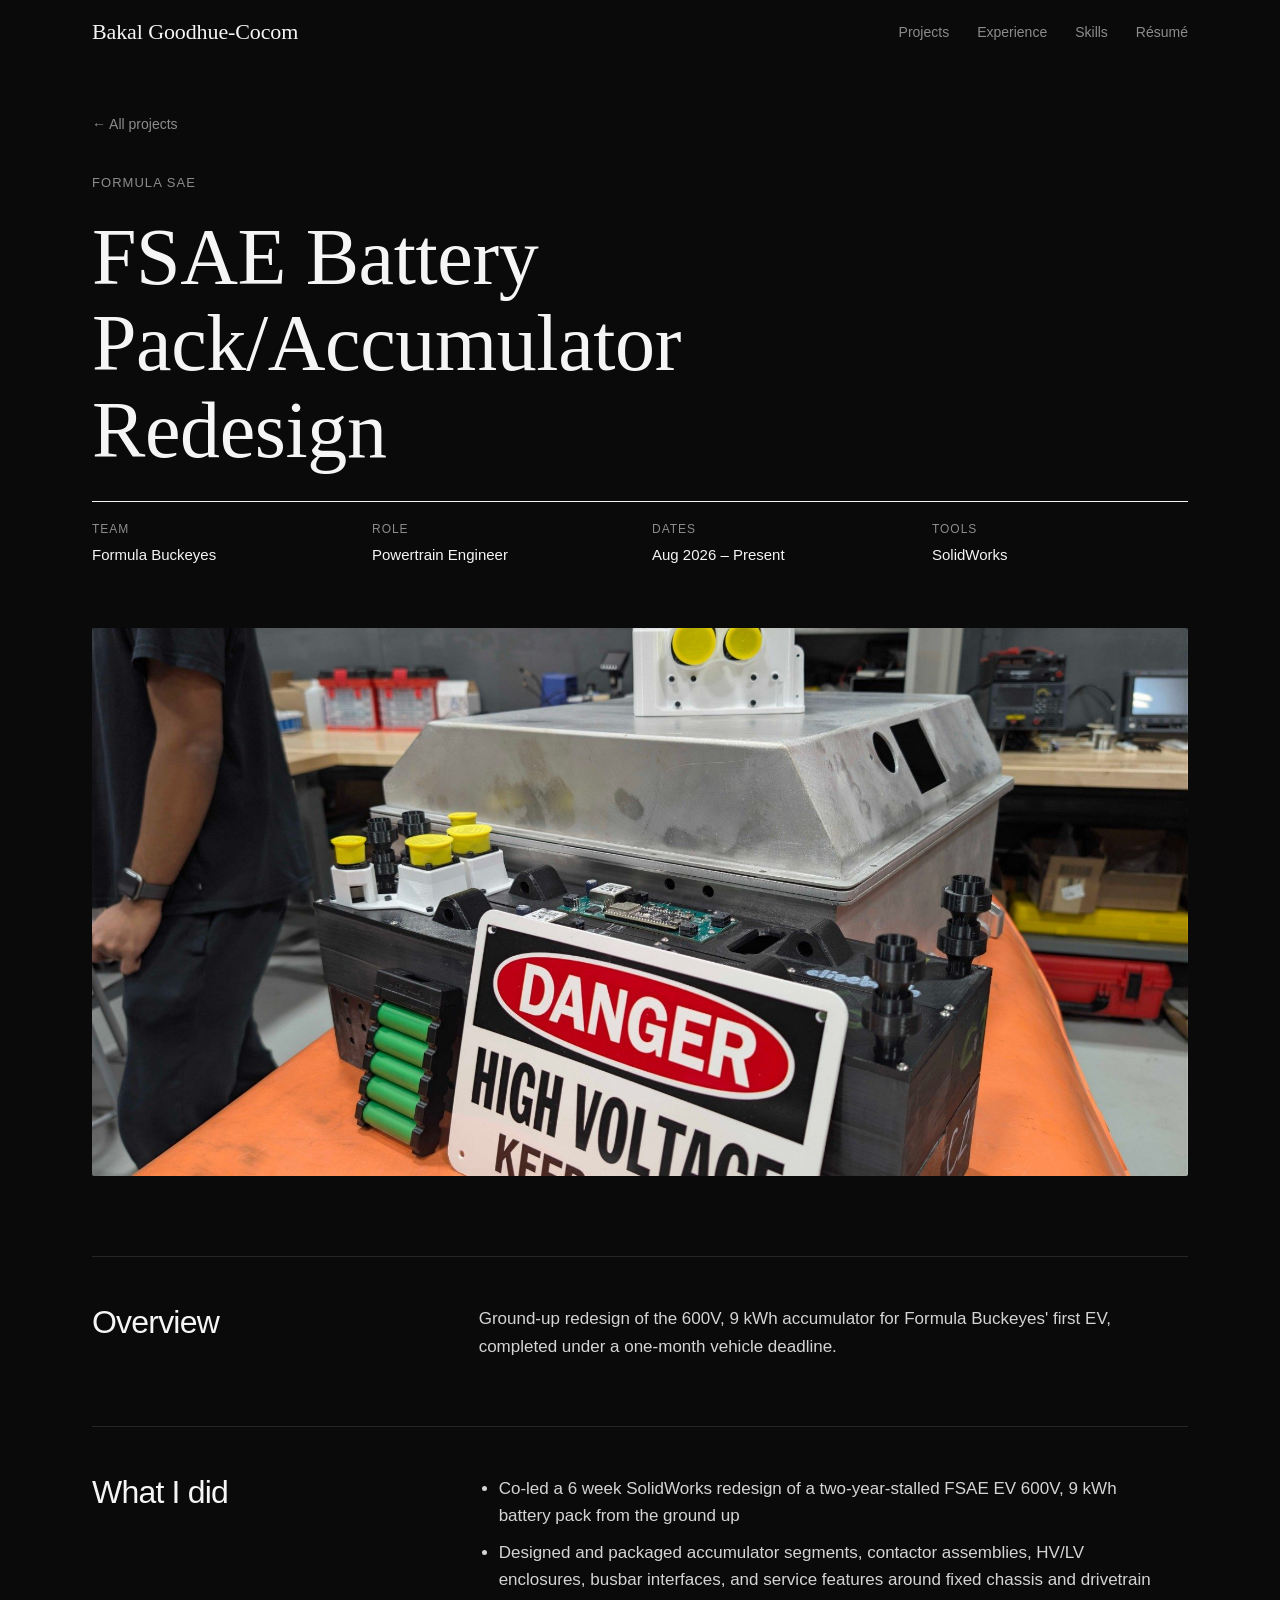
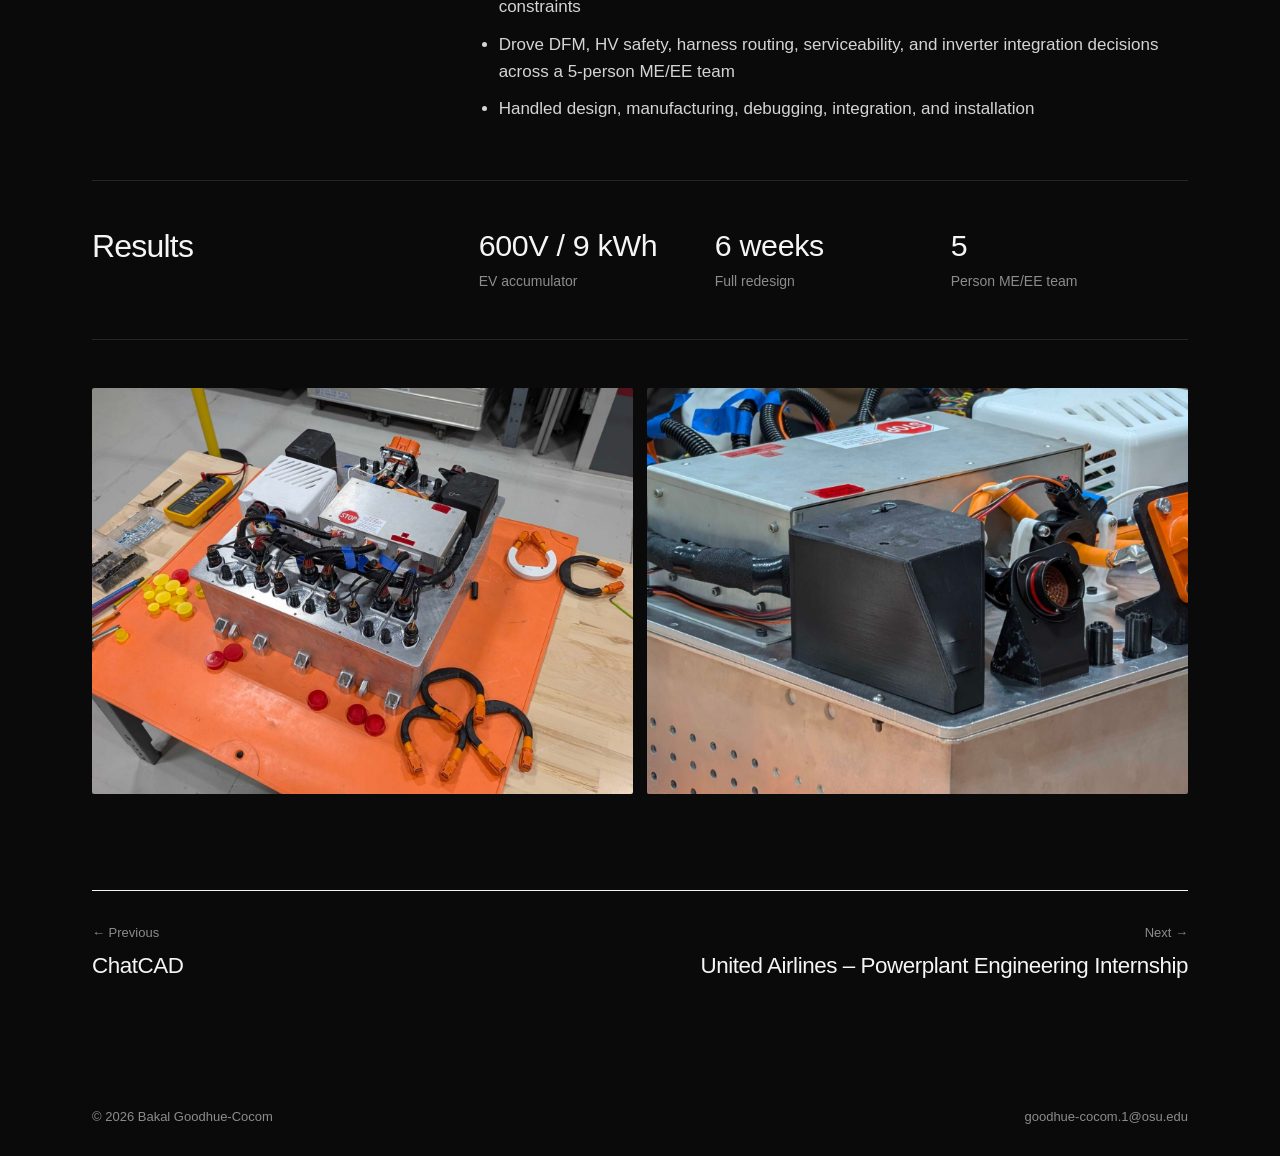
<file: projects/fsae-accumulator.html>
<!doctype html>
<html lang="en">
<head>
  <meta charset="utf-8">
  <meta name="viewport" content="width=device-width, initial-scale=1">
  <title>FSAE Battery Pack/Accumulator Redesign — Bakal Goodhue-Cocom</title>
  <meta name="description" content="Ground-up redesign of the 600V, 9 kWh accumulator for Formula Buckeyes&#x27; first EV, completed under a one-month vehicle deadline.">
  
  <link rel="stylesheet" href="../styles.css">
</head>
<body>
  <header class="nav" id="nav">
    <div class="wrap nav-inner">
      <a href="../index.html" class="logo">Bakal Goodhue-Cocom</a>
      <nav>
        <a href="../index.html#work">Projects</a>
        <a href="../index.html#experience">Experience</a>
        <a href="../index.html#about" class="hide-sm">Skills</a>
        <a href="../assets/Bakal_Goodhue-Cocom_Resume.pdf" target="_blank" rel="noopener">Résumé</a>
      </nav>
    </div>
  </header>

  <main class="wrap">
    <a class="back" href="../index.html#work">← All projects</a>
    <header class="project-head">
      <p class="label reveal">Formula SAE</p>
      <h1 class="reveal">FSAE Battery Pack/Accumulator Redesign</h1>
      <dl class="facts-row reveal"><div><dt>Team</dt><dd>Formula Buckeyes</dd></div><div><dt>Role</dt><dd>Powertrain Engineer</dd></div><div><dt>Dates</dt><dd>Aug 2026 – Present</dd></div><div><dt>Tools</dt><dd>SolidWorks</dd></div></dl>
    </header>

    <div class="ph project-hero reveal" data-label="fsae-accumulator.jpg — main photo"><img src="../assets/img/fsae-accumulator.jpg" alt="FSAE Battery Pack/Accumulator Redesign"></div>

    <section class="prose block"><h2 class="reveal">Overview</h2><div class="reveal"><p>Ground-up redesign of the 600V, 9 kWh accumulator for Formula Buckeyes' first EV, completed under a one-month vehicle deadline.</p>
      <!-- Add your own story here: what went wrong, what you'd do differently, what you learned. -->
    </div></section>
    <section class="prose block"><h2 class="reveal">What I did</h2><div class="reveal"><ul><li>Co-led a 6 week SolidWorks redesign of a two-year-stalled FSAE EV 600V, 9 kWh battery pack from the ground up</li><li>Designed and packaged accumulator segments, contactor assemblies, HV/LV enclosures, busbar interfaces, and service features around fixed chassis and drivetrain constraints</li><li>Drove DFM, HV safety, harness routing, serviceability, and inverter integration decisions across a 5-person ME/EE team</li><li>Handled design, manufacturing, debugging, integration, and installation</li></ul></div></section>
    <section class="prose block"><h2 class="reveal">Results</h2><div class="results reveal"><div><b>600V / 9 kWh</b><span>EV accumulator</span></div><div><b>6 weeks</b><span>Full redesign</span></div><div><b>5</b><span>Person ME/EE team</span></div></div></section>
    <section class="block"><div class="gallery reveal" data-count="2"><div class="ph"><img src="../assets/img/fsae-accumulator-1.jpg" alt="" loading="lazy"></div><div class="ph"><img src="../assets/img/fsae-accumulator-2.jpg" alt="" loading="lazy"></div></div></section>

    <nav class="next">
      <a href="chatcad.html"><small>← Previous</small><strong>ChatCAD</strong></a>
      <a href="pw4000-repairs.html" style="text-align:right"><small>Next →</small><strong>United Airlines – Powerplant Engineering Internship</strong></a>
    </nav>
  </main>

  <footer class="footer">
    <div class="wrap">
      <span>© <span id="year"></span> Bakal Goodhue-Cocom</span>
      <span class="js-email-text"></span>
    </div>
  </footer>
  <script src="../script.js"></script>
</body>
</html>
</file>
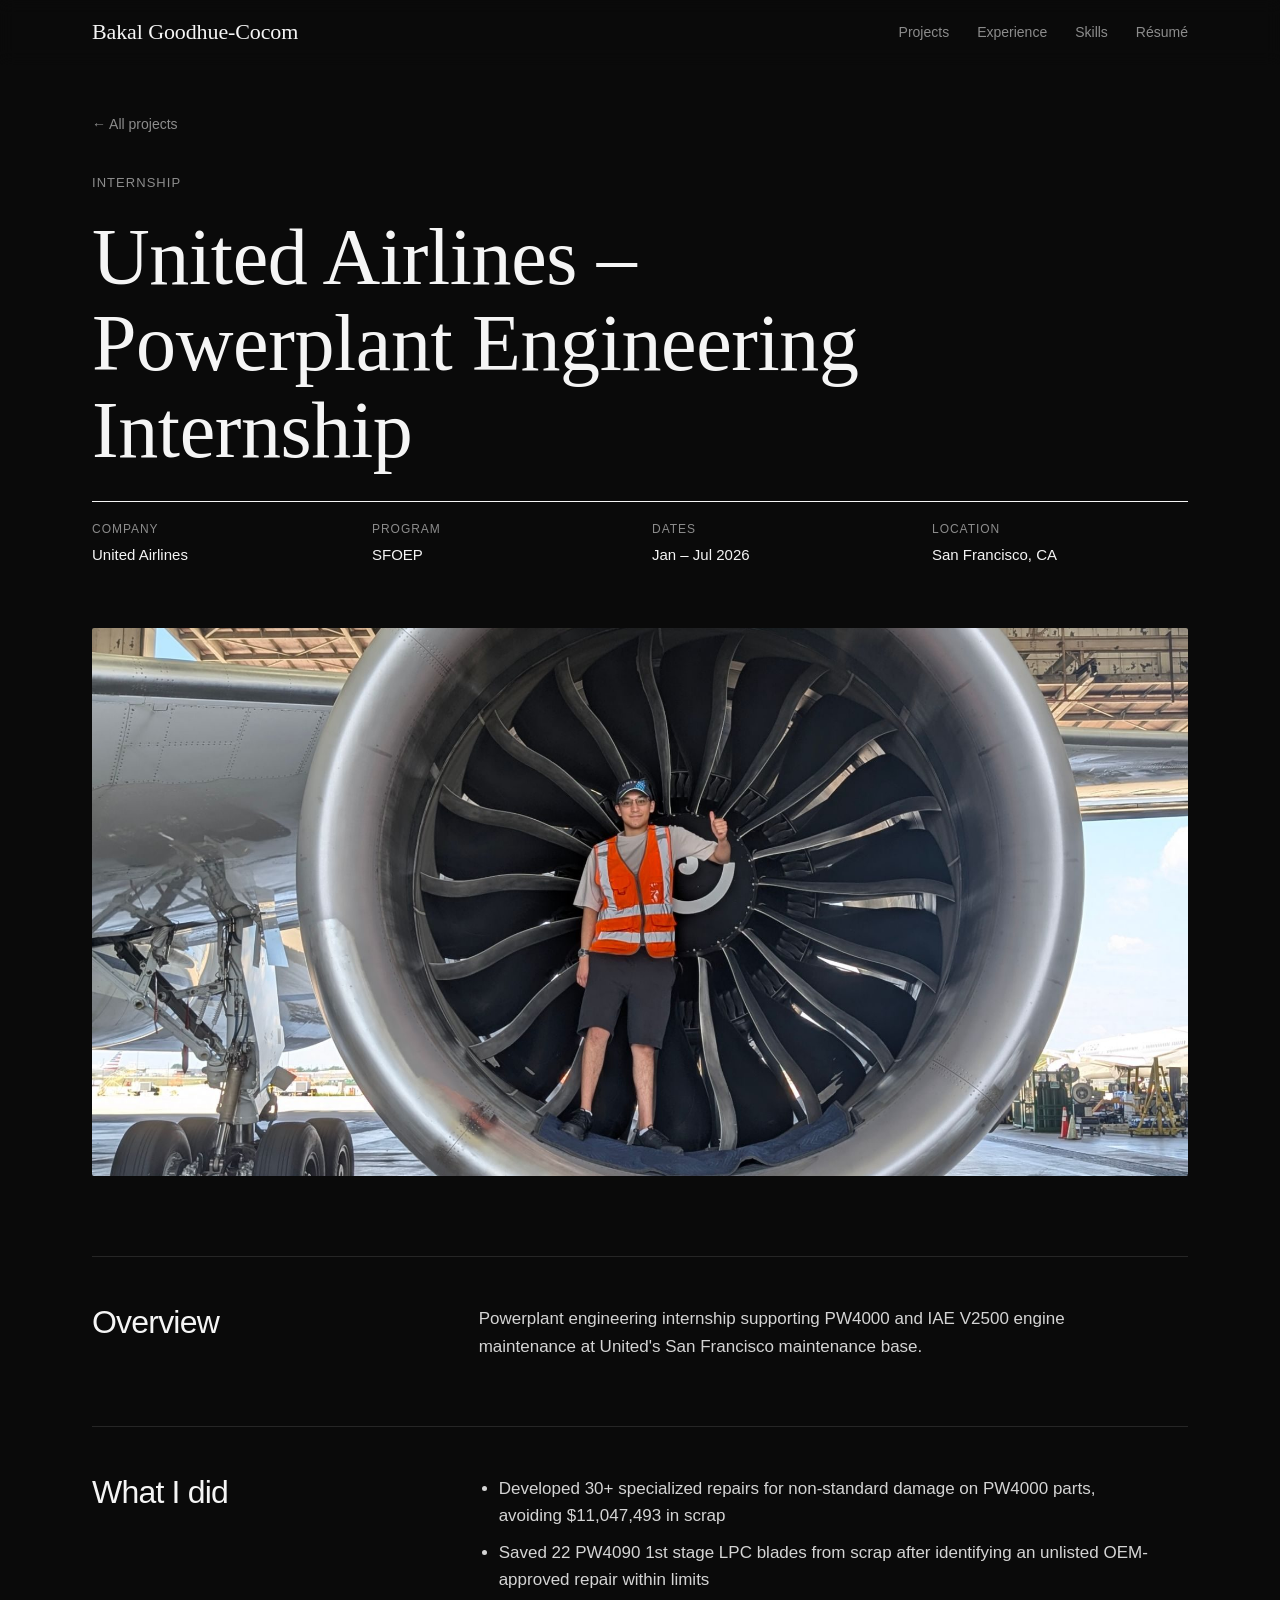
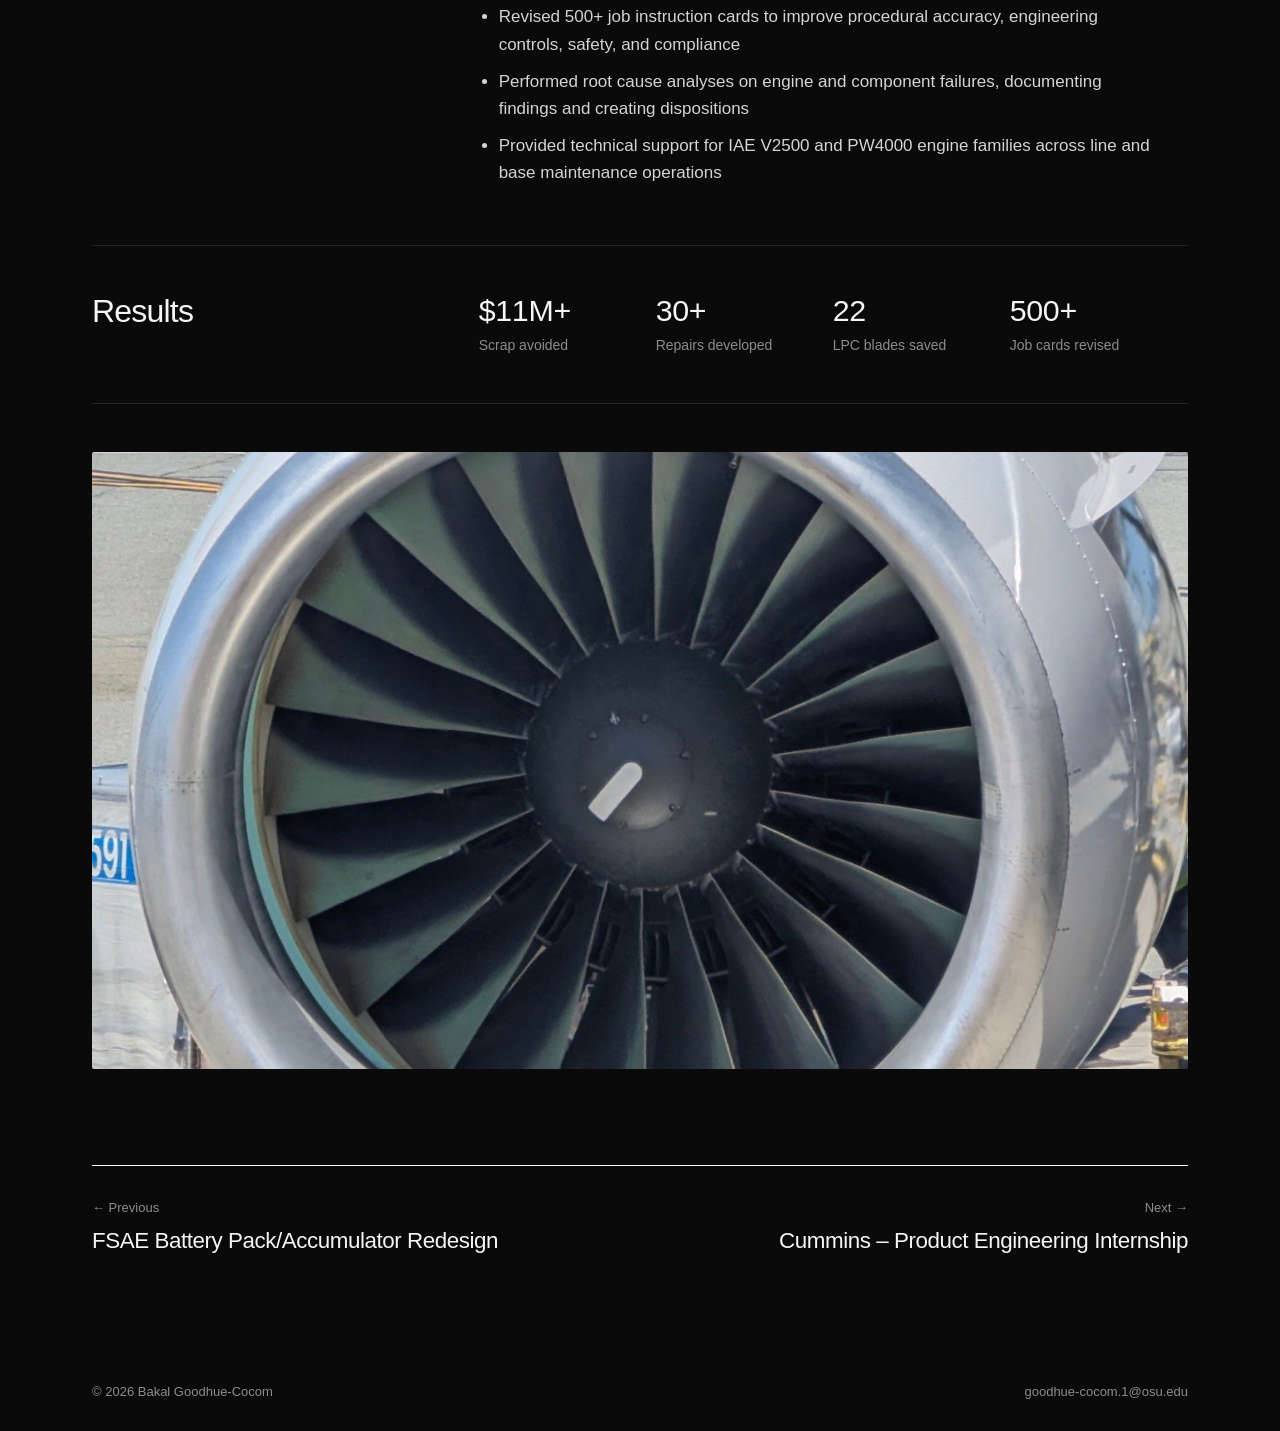
<file: projects/pw4000-repairs.html>
<!doctype html>
<html lang="en">
<head>
  <meta charset="utf-8">
  <meta name="viewport" content="width=device-width, initial-scale=1">
  <title>United Airlines – Powerplant Engineering Internship — Bakal Goodhue-Cocom</title>
  <meta name="description" content="Powerplant engineering internship supporting PW4000 and IAE V2500 engine maintenance at United&#x27;s San Francisco maintenance base.">
  
  <link rel="stylesheet" href="../styles.css">
</head>
<body>
  <header class="nav" id="nav">
    <div class="wrap nav-inner">
      <a href="../index.html" class="logo">Bakal Goodhue-Cocom</a>
      <nav>
        <a href="../index.html#work">Projects</a>
        <a href="../index.html#experience">Experience</a>
        <a href="../index.html#about" class="hide-sm">Skills</a>
        <a href="../assets/Bakal_Goodhue-Cocom_Resume.pdf" target="_blank" rel="noopener">Résumé</a>
      </nav>
    </div>
  </header>

  <main class="wrap">
    <a class="back" href="../index.html#work">← All projects</a>
    <header class="project-head">
      <p class="label reveal">Internship</p>
      <h1 class="reveal">United Airlines – Powerplant Engineering Internship</h1>
      <dl class="facts-row reveal"><div><dt>Company</dt><dd>United Airlines</dd></div><div><dt>Program</dt><dd>SFOEP</dd></div><div><dt>Dates</dt><dd>Jan – Jul 2026</dd></div><div><dt>Location</dt><dd>San Francisco, CA</dd></div></dl>
    </header>

    <div class="ph project-hero reveal" data-label="pw4000-repairs.jpg — main photo"><img src="../assets/img/pw4000-repairs.jpg" alt="United Airlines – Powerplant Engineering Internship"></div>

    <section class="prose block"><h2 class="reveal">Overview</h2><div class="reveal"><p>Powerplant engineering internship supporting PW4000 and IAE V2500 engine maintenance at United's San Francisco maintenance base.</p>
      <!-- Add your own story here: what went wrong, what you'd do differently, what you learned. -->
    </div></section>
    <section class="prose block"><h2 class="reveal">What I did</h2><div class="reveal"><ul><li>Developed 30+ specialized repairs for non-standard damage on PW4000 parts, avoiding $11,047,493 in scrap</li><li>Saved 22 PW4090 1st stage LPC blades from scrap after identifying an unlisted OEM-approved repair within limits</li><li>Revised 500+ job instruction cards to improve procedural accuracy, engineering controls, safety, and compliance</li><li>Performed root cause analyses on engine and component failures, documenting findings and creating dispositions</li><li>Provided technical support for IAE V2500 and PW4000 engine families across line and base maintenance operations</li></ul></div></section>
    <section class="prose block"><h2 class="reveal">Results</h2><div class="results reveal"><div><b>$11M+</b><span>Scrap avoided</span></div><div><b>30+</b><span>Repairs developed</span></div><div><b>22</b><span>LPC blades saved</span></div><div><b>500+</b><span>Job cards revised</span></div></div></section>
    <section class="block"><div class="gallery reveal" data-count="1"><div class="ph"><img src="../assets/img/pw4000-repairs-1.jpg" alt="" loading="lazy"></div></div></section>

    <nav class="next">
      <a href="fsae-accumulator.html"><small>← Previous</small><strong>FSAE Battery Pack/Accumulator Redesign</strong></a>
      <a href="emissions-test-rig.html" style="text-align:right"><small>Next →</small><strong>Cummins – Product Engineering Internship</strong></a>
    </nav>
  </main>

  <footer class="footer">
    <div class="wrap">
      <span>© <span id="year"></span> Bakal Goodhue-Cocom</span>
      <span class="js-email-text"></span>
    </div>
  </footer>
  <script src="../script.js"></script>
</body>
</html>
</file>
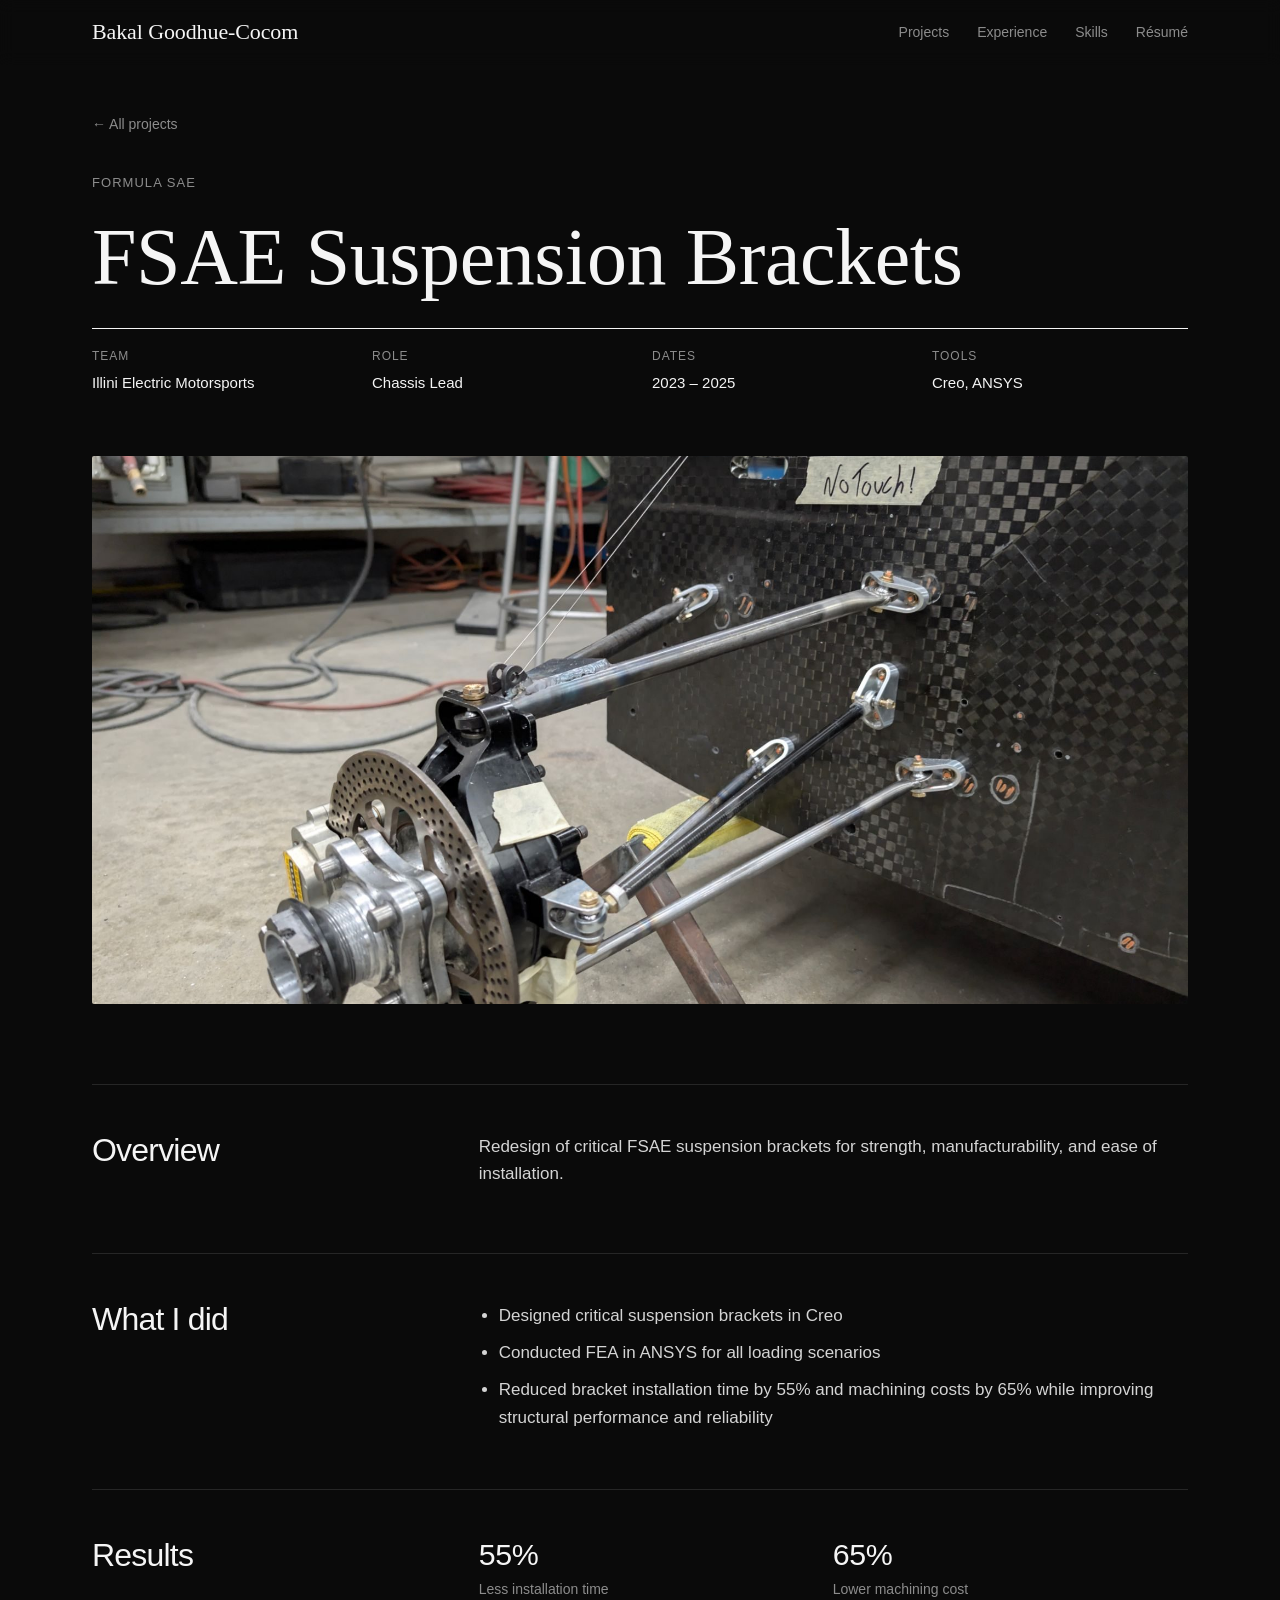
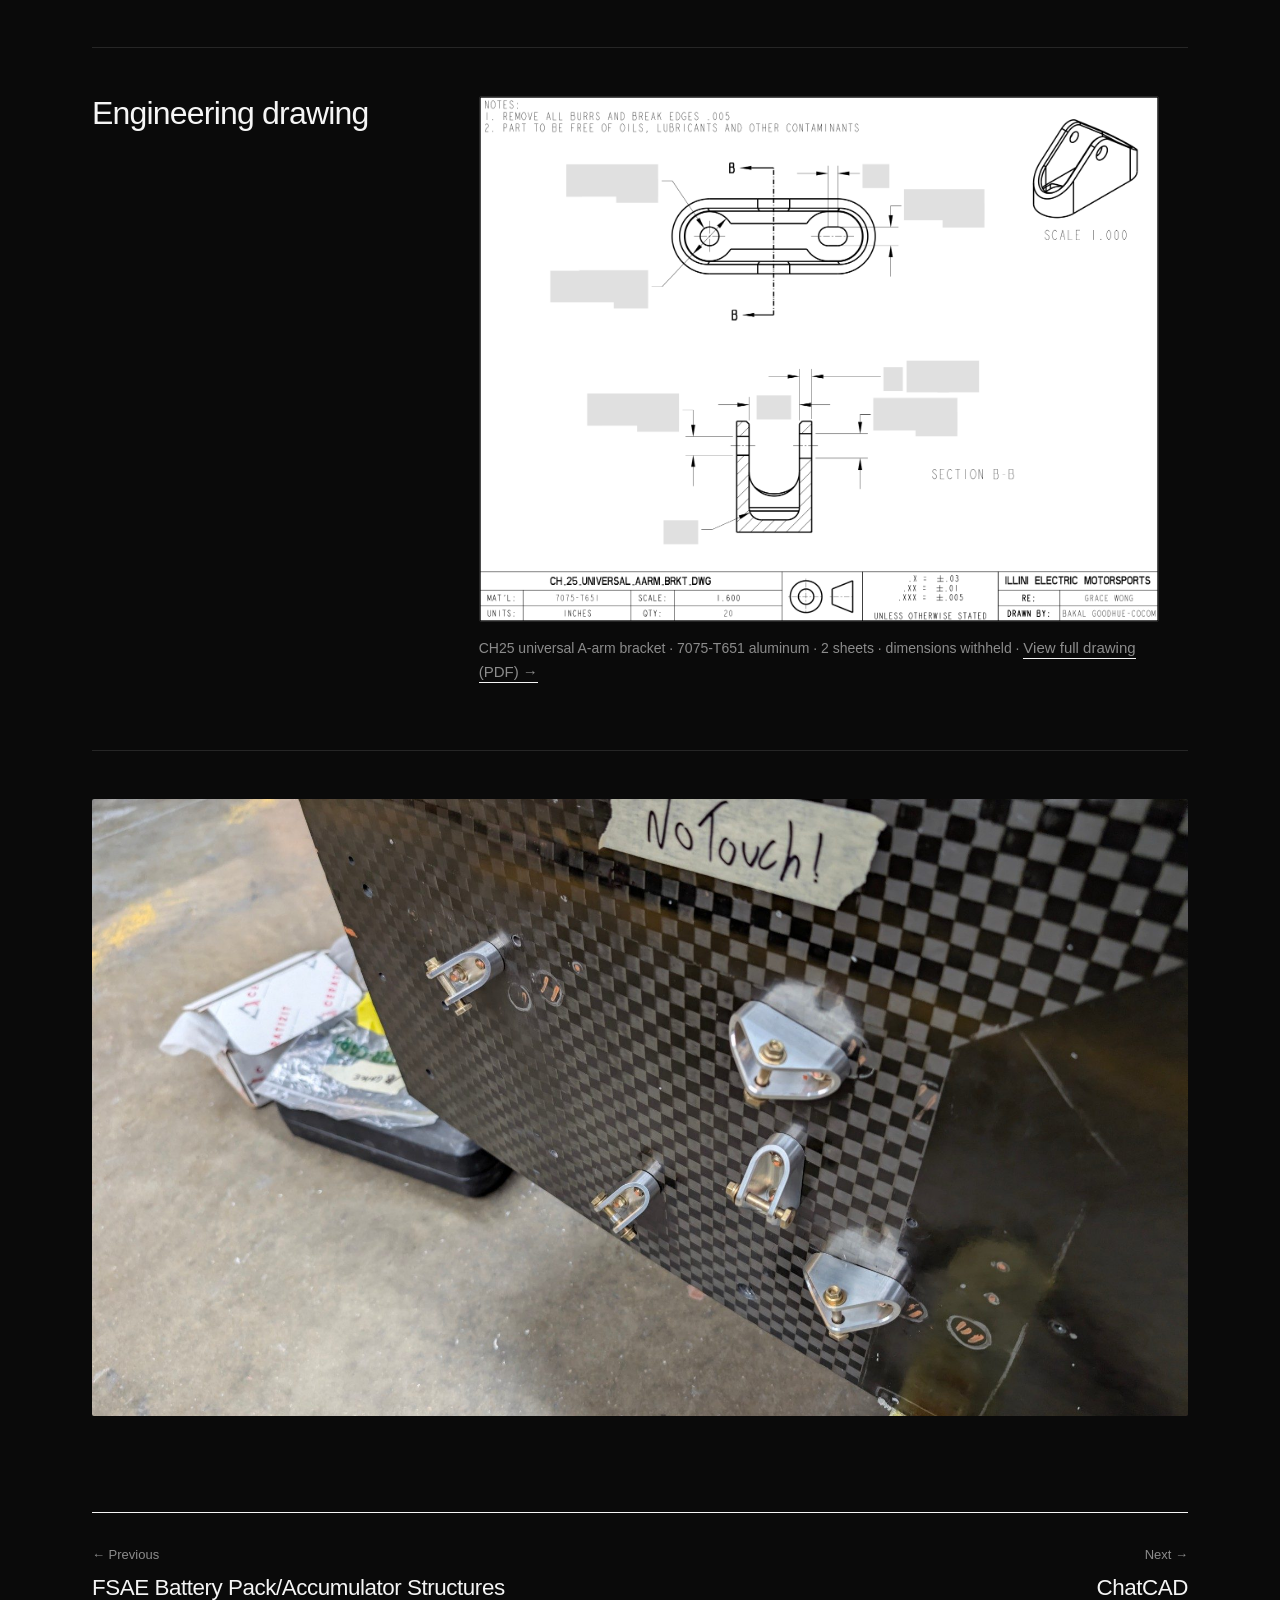
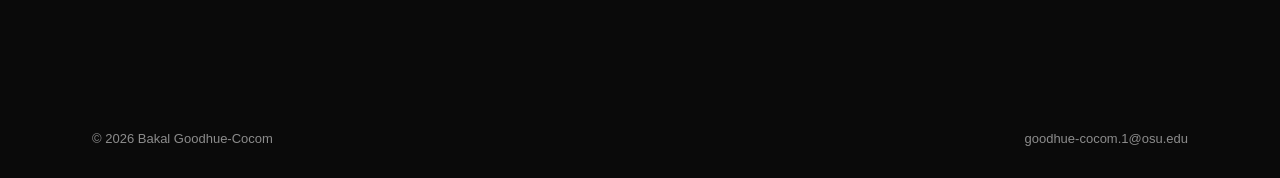
<file: projects/suspension-brackets.html>
<!doctype html>
<html lang="en">
<head>
  <meta charset="utf-8">
  <meta name="viewport" content="width=device-width, initial-scale=1">
  <title>FSAE Suspension Brackets — Bakal Goodhue-Cocom</title>
  <meta name="description" content="Redesign of critical FSAE suspension brackets for strength, manufacturability, and ease of installation.">
  
  <link rel="stylesheet" href="../styles.css">
</head>
<body>
  <header class="nav" id="nav">
    <div class="wrap nav-inner">
      <a href="../index.html" class="logo">Bakal Goodhue-Cocom</a>
      <nav>
        <a href="../index.html#work">Projects</a>
        <a href="../index.html#experience">Experience</a>
        <a href="../index.html#about" class="hide-sm">Skills</a>
        <a href="../assets/Bakal_Goodhue-Cocom_Resume.pdf" target="_blank" rel="noopener">Résumé</a>
      </nav>
    </div>
  </header>

  <main class="wrap">
    <a class="back" href="../index.html#work">← All projects</a>
    <header class="project-head">
      <p class="label reveal">Formula SAE</p>
      <h1 class="reveal">FSAE Suspension Brackets</h1>
      <dl class="facts-row reveal"><div><dt>Team</dt><dd>Illini Electric Motorsports</dd></div><div><dt>Role</dt><dd>Chassis Lead</dd></div><div><dt>Dates</dt><dd>2023 – 2025</dd></div><div><dt>Tools</dt><dd>Creo, ANSYS</dd></div></dl>
    </header>

    <div class="ph project-hero reveal" data-label="suspension-brackets.jpg — main photo"><img src="../assets/img/suspension-brackets.jpg" alt="FSAE Suspension Brackets"></div>

    <section class="prose block"><h2 class="reveal">Overview</h2><div class="reveal"><p>Redesign of critical FSAE suspension brackets for strength, manufacturability, and ease of installation.</p>
      <!-- Add your own story here: what went wrong, what you'd do differently, what you learned. -->
    </div></section>
    <section class="prose block"><h2 class="reveal">What I did</h2><div class="reveal"><ul><li>Designed critical suspension brackets in Creo</li><li>Conducted FEA in ANSYS for all loading scenarios</li><li>Reduced bracket installation time by 55% and machining costs by 65% while improving structural performance and reliability</li></ul></div></section>
    <section class="prose block"><h2 class="reveal">Results</h2><div class="results reveal"><div><b>55%</b><span>Less installation time</span></div><div><b>65%</b><span>Lower machining cost</span></div></div></section>
    <section class="prose block"><h2 class="reveal">Engineering drawing</h2><div class="reveal">
      <a class="drawing" href="../assets/docs/universal-aarm-bracket-drawing.pdf" target="_blank" rel="noopener">
        <img src="../assets/img/suspension-brackets-drawing.png" alt="Engineering drawing of the CH25 universal A-arm bracket, 7075-T651 aluminum" loading="lazy">
      </a>
      <p class="drawing-caption">CH25 universal A-arm bracket · 7075-T651 aluminum · 2 sheets · dimensions withheld ·
        <a class="text-link" href="../assets/docs/universal-aarm-bracket-drawing.pdf" target="_blank" rel="noopener">View full drawing (PDF) →</a></p>
    </div></section>
    <section class="block"><div class="gallery reveal" data-count="1"><div class="ph"><img src="../assets/img/suspension-brackets-1.jpg" alt="Machined suspension brackets mounted on the chassis" loading="lazy"></div></div></section>

    <nav class="next">
      <a href="carbon-accumulator.html"><small>← Previous</small><strong>FSAE Battery Pack/Accumulator Structures</strong></a>
      <a href="chatcad.html" style="text-align:right"><small>Next →</small><strong>ChatCAD</strong></a>
    </nav>
  </main>

  <footer class="footer">
    <div class="wrap">
      <span>© <span id="year"></span> Bakal Goodhue-Cocom</span>
      <span class="js-email-text"></span>
    </div>
  </footer>
  <script src="../script.js"></script>
</body>
</html>
</file>
<file: styles.css>
:root {
  --bg: #0a0a0a;
  --soft: #151515;
  --ink: #f5f5f5;
  --text: #d4d4d4;
  --text-2: #b0b0b0;
  --muted: #8c8c8c;
  --line: #262626;
  --accent: #ff2d6f;
  --serif: Georgia, "Times New Roman", serif;
  --sans: "Helvetica Neue", Helvetica, Arial, sans-serif;
  --ease: cubic-bezier(.2, .7, .2, 1);
  --maxw: 1160px;
}

* { box-sizing: border-box; }
html { scroll-behavior: smooth; scroll-padding-top: 70px; }
body {
  margin: 0; background: var(--bg); color: var(--ink);
  font: 400 17px/1.6 var(--sans);
  -webkit-font-smoothing: antialiased;
}
a { color: inherit; }
::selection { background: var(--accent); color: #fff; }
:focus-visible { outline: 2px solid var(--accent); outline-offset: 3px; }
.item:hover h3, .next a:hover strong { color: var(--accent); }
.item h3, .next strong { transition: color .25s; }
img { display: block; max-width: 100%; }
h1, h2, h3 { font-family: var(--sans); font-weight: 500; margin: 0; line-height: 1.1; letter-spacing: -0.025em; }
/* Serif only in the top banner: the name in the menu bar and the main title at the top of each page */
.logo, .intro h1, .project-head h1 { font-family: var(--serif); font-weight: 400; letter-spacing: -0.005em; line-height: 1.08; }
.wrap { max-width: var(--maxw); margin: 0 auto; padding: 0 32px; }
.label { font-size: 13px; letter-spacing: .08em; text-transform: uppercase; color: var(--muted); margin: 0 0 20px; }

/* ---------- NAV ---------- */
.nav {
  position: sticky; top: 0; z-index: 20; background: rgba(10,10,10,.9);
  backdrop-filter: blur(8px); border-bottom: 1px solid transparent;
  transition: border-color .3s var(--ease);
}
.nav.solid, .nav.always-solid { border-color: var(--line); }
.nav-inner { display: flex; justify-content: space-between; align-items: center; height: 64px; }
.logo { font: 400 22px var(--serif); text-decoration: none; }
.nav nav { display: flex; gap: 28px; }
.nav nav a { text-decoration: none; font-size: 14px; color: var(--muted); transition: color .2s; }
.nav nav a:hover, .nav nav a:active { color: var(--accent); }

/* ---------- PHOTOS ---------- */
.ph { position: relative; overflow: hidden; background: var(--soft); }
.ph img { width: 100%; height: 100%; object-fit: cover; transition: transform .7s var(--ease); }
.ph.empty::after {
  content: attr(data-label); position: absolute; inset: 0; display: grid; place-items: center;
  padding: 12px; text-align: center; font-size: 13px; color: #5e5e5e;
}

/* ---------- INTRO ---------- */
.intro {
  display: grid; grid-template-columns: 1.6fr 1fr; gap: 64px; align-items: center;
  padding-top: 88px; padding-bottom: 96px;
}
.intro h1 { font-size: clamp(2.2rem, 4vw, 3rem); margin-bottom: 20px; }
.lead { font-size: 18px; color: var(--text); max-width: 560px; margin: 0 0 30px; }
.intro-links { display: flex; flex-wrap: wrap; align-items: center; gap: 14px 28px; }
.btn {
  display: inline-block; padding: 13px 26px; background: var(--ink); color: var(--bg);
  text-decoration: none; font-size: 15px; border-radius: 2px;
  transition: opacity .2s;
}
.btn { transition: background-color .2s, color .2s; }
.btn:hover, .btn:active, .btn:focus-visible { background: var(--accent); color: #fff; }
.text-link { text-decoration: none; font-size: 15px; border-bottom: 1px solid var(--ink); padding-bottom: 2px; }
.text-link:hover, .text-link:active { color: var(--accent); border-color: var(--accent); }
.portrait img { object-position: 50% 20%; }
.portrait { aspect-ratio: 4 / 5; border-radius: 2px; max-width: 360px; width: 100%; justify-self: end; }

/* ---------- BANNER VIDEO ---------- */
.banner { position: relative; overflow: hidden; isolation: isolate; }
.banner-video {
  position: absolute; inset: 0; width: 100%; height: 100%; object-fit: cover; z-index: -2;
  object-position: 50% 62%;
}
.banner.has-video .banner-video { opacity: 1; }
/* The clip is vertical: it fills phones and narrow windows. Wide screens get the drift photo instead. */
@media (min-aspect-ratio: 1/1) {
  .banner-video { display: none; }
  .banner { background: url("assets/img/banner-poster.jpg") center 60% / cover no-repeat; }
}
.banner.has-video::after { /* darkens the video so the text stays readable */
  content: ""; position: absolute; inset: 0; z-index: -1;
  background: linear-gradient(90deg, rgba(10,10,10,.9) 0%, rgba(10,10,10,.72) 50%, rgba(10,10,10,.4) 100%);
}

/* ---------- SECTIONS ---------- */
.section { padding: 96px 0; border-top: 1px solid var(--line); }
.section-head { display: flex; justify-content: space-between; align-items: baseline; gap: 24px; margin-bottom: 48px; flex-wrap: wrap; }
.section-head h2 { font-size: clamp(2.2rem, 4vw, 3.2rem); }
.section-head p { margin: 0; color: var(--muted); font-size: 15px; }

/* ---------- WORK GRID ---------- */
.grid { display: grid; grid-template-columns: repeat(3, 1fr); gap: 56px 32px; }
.item { text-decoration: none; display: block; }
.item .ph { aspect-ratio: 4 / 3; margin-bottom: 18px; border-radius: 2px; }
.item:hover .ph img { transform: scale(1.04); }
.item-meta { display: flex; justify-content: space-between; font-size: 13px; color: var(--muted); margin-bottom: 6px; }
.item h3 { font-size: 1.3rem; margin-bottom: 8px; }
.item h3::after { content: " →"; font-family: var(--sans); font-size: .6em; vertical-align: middle; opacity: 0; transition: opacity .3s, margin .3s; }
.item:hover h3::after { opacity: 1; }
.item p { margin: 0; color: var(--text-2); font-size: 15px; }

/* ---------- EXPERIENCE ---------- */
.rows { list-style: none; margin: 0; padding: 0; }
.rows li {
  display: grid; grid-template-columns: 160px 1fr 1fr; gap: 24px; align-items: baseline;
  padding: 22px 0; border-bottom: 1px solid var(--line);
}
.rows li:first-child { border-top: 1px solid var(--ink); }
.when { font-size: 14px; color: var(--muted); }
.role { font-size: 17px; font-weight: 500; }
.org { color: var(--text); font-size: 16px; }

/* ---------- ABOUT ---------- */
.about { display: grid; grid-template-columns: 1fr 2fr; gap: 32px; }
.about-body p { font-size: 19px; color: var(--text); margin: 0 0 22px; max-width: 680px; }
.facts { display: grid; grid-template-columns: 1fr 1fr; gap: 26px 40px; margin: 0; }
.facts dt { font-size: 13px; letter-spacing: .08em; text-transform: uppercase; color: var(--muted); margin-bottom: 6px; }
.facts dd { margin: 0; font-size: 15px; color: var(--text); }

.edu-entry { margin-bottom: 16px; }
.edu-entry strong, .edu-entry span { display: block; }
.edu-entry strong { font-weight: 500; color: var(--ink); }
.edu-courses { color: var(--muted); font-size: 14px; margin-top: 2px; }

/* ---------- CONTACT / FOOTER ---------- */
.contact { background: var(--soft); text-align: left; }
.contact h2 { font-size: clamp(2.2rem, 4vw, 3.2rem); margin-bottom: 14px; }
.contact p { color: var(--text-2); max-width: 520px; margin: 0 0 32px; }
.footer { font-size: 13px; color: var(--muted); }
.footer .wrap { display: flex; justify-content: space-between; flex-wrap: wrap; gap: 10px; padding-top: 28px; padding-bottom: 28px; }

/* ---------- PROJECT PAGES ---------- */
.back { display: inline-block; margin: 48px 0 0; font-size: 14px; color: var(--muted); text-decoration: none; }
.back:hover { color: var(--accent); }
.project-head { padding: 36px 0 44px; }
.project-head h1 { font-size: clamp(2.8rem, 6.5vw, 5rem); margin: 0 0 28px; max-width: 900px; }
.facts-row { display: grid; grid-template-columns: repeat(4, 1fr); gap: 24px; border-top: 1px solid var(--ink); padding-top: 18px; }
.facts-row dt { font-size: 12px; letter-spacing: .08em; text-transform: uppercase; color: var(--muted); margin-bottom: 4px; }
.facts-row dd { margin: 0; font-size: 15px; }
.project-hero { aspect-ratio: 16 / 8; border-radius: 2px; margin-bottom: 80px; }
.prose { display: grid; grid-template-columns: 1fr 2fr; gap: 32px; }
.prose > h2 { font-size: 2rem; }
.prose > div { max-width: 680px; }
.prose p, .prose li { font-size: 17px; color: var(--text); }
.prose p { margin: 0 0 18px; }
.prose ul { margin: 0; padding-left: 20px; }
.prose li { margin-bottom: 10px; }
.block { padding: 48px 0; border-top: 1px solid var(--line); }
.results { display: grid; grid-template-columns: repeat(auto-fit, minmax(140px, 1fr)); gap: 28px; }
.results b { display: block; font-size: 1.9rem; font-weight: 500; line-height: 1.1; margin-bottom: 8px; letter-spacing: -0.01em; }
.results span { color: var(--muted); font-size: 14px; line-height: 1.45; display: block; }
.gallery { display: grid; grid-template-columns: repeat(3, 1fr); gap: 14px; }
.gallery .ph { aspect-ratio: 1; border-radius: 2px; }
.next { border-top: 1px solid var(--ink); margin-top: 48px; padding: 32px 0 96px; display: flex; justify-content: space-between; gap: 20px; flex-wrap: wrap; }
.next a { text-decoration: none; }
.next small { display: block; color: var(--muted); font-size: 13px; margin-bottom: 4px; }
.next strong { font-size: 1.4rem; font-weight: 500; letter-spacing: -0.02em; }

.drawing { display: block; background: #fff; border-radius: 2px; overflow: hidden; border: 1px solid var(--line); transition: border-color .2s; }
.drawing img { width: 100%; height: auto; }
.drawing:hover { border-color: var(--accent); }
.drawing-caption { margin-top: 14px !important; font-size: 14px !important; color: var(--muted) !important; }

/* gallery sizing + captions */
.gallery[data-count="1"] { grid-template-columns: 1fr; }
.gallery[data-count="1"] .ph { aspect-ratio: 16 / 9; }
.gallery[data-count="2"] .ph { aspect-ratio: 4 / 3; }
.gallery[data-count="2"], .gallery[data-count="4"] { grid-template-columns: repeat(2, 1fr); }
.gallery .ph .caption {
  position: absolute; left: 0; right: 0; bottom: 0; padding: 28px 12px 10px;
  font-size: 13px; line-height: 1.35; color: #fff;
  background: linear-gradient(transparent, rgba(0,0,0,.75));
}

/* ---------- REVEAL ---------- */
.reveal { opacity: 0; transform: translateY(16px); transition: opacity .8s var(--ease), transform .8s var(--ease); }
.reveal.in-view { opacity: 1; transform: none; }

/* ---------- RESPONSIVE ---------- */
@media (max-width: 960px) {
  .grid { grid-template-columns: repeat(2, 1fr); }
  .about, .prose { grid-template-columns: 1fr; gap: 16px; }
  .facts-row { grid-template-columns: 1fr 1fr; }
}
@media (max-width: 720px) {
  .wrap { padding: 0 18px; }
  .intro { grid-template-columns: 1fr; gap: 40px; padding-top: 56px; padding-bottom: 72px; }
  .portrait { aspect-ratio: 4 / 3; max-width: none; justify-self: stretch; }
  .grid { grid-template-columns: 1fr; gap: 44px; }
  .rows li { grid-template-columns: 1fr; gap: 2px; }
  .facts { grid-template-columns: 1fr; }
  .prose > * { min-width: 0; }
  .results { grid-template-columns: 1fr 1fr; gap: 22px; }
  .results b { font-size: 1.6rem; }
  .gallery { grid-template-columns: 1fr 1fr; }
  .gallery .ph .caption { font-size: 11px; padding: 18px 8px 6px; }
  .gallery[data-count="3"] .ph:first-child { grid-column: 1 / -1; aspect-ratio: 16 / 10; }
  .section { padding: 72px 0; }
  .nav nav { gap: 16px; }
  .nav nav .hide-sm { display: none; }
  .logo { font-size: 19px; }
}
@media (prefers-reduced-motion: reduce) {
  html { scroll-behavior: auto; }
  .reveal { opacity: 1; transform: none; transition: none; }
  .ph img { transition: none; }
}
</file>
